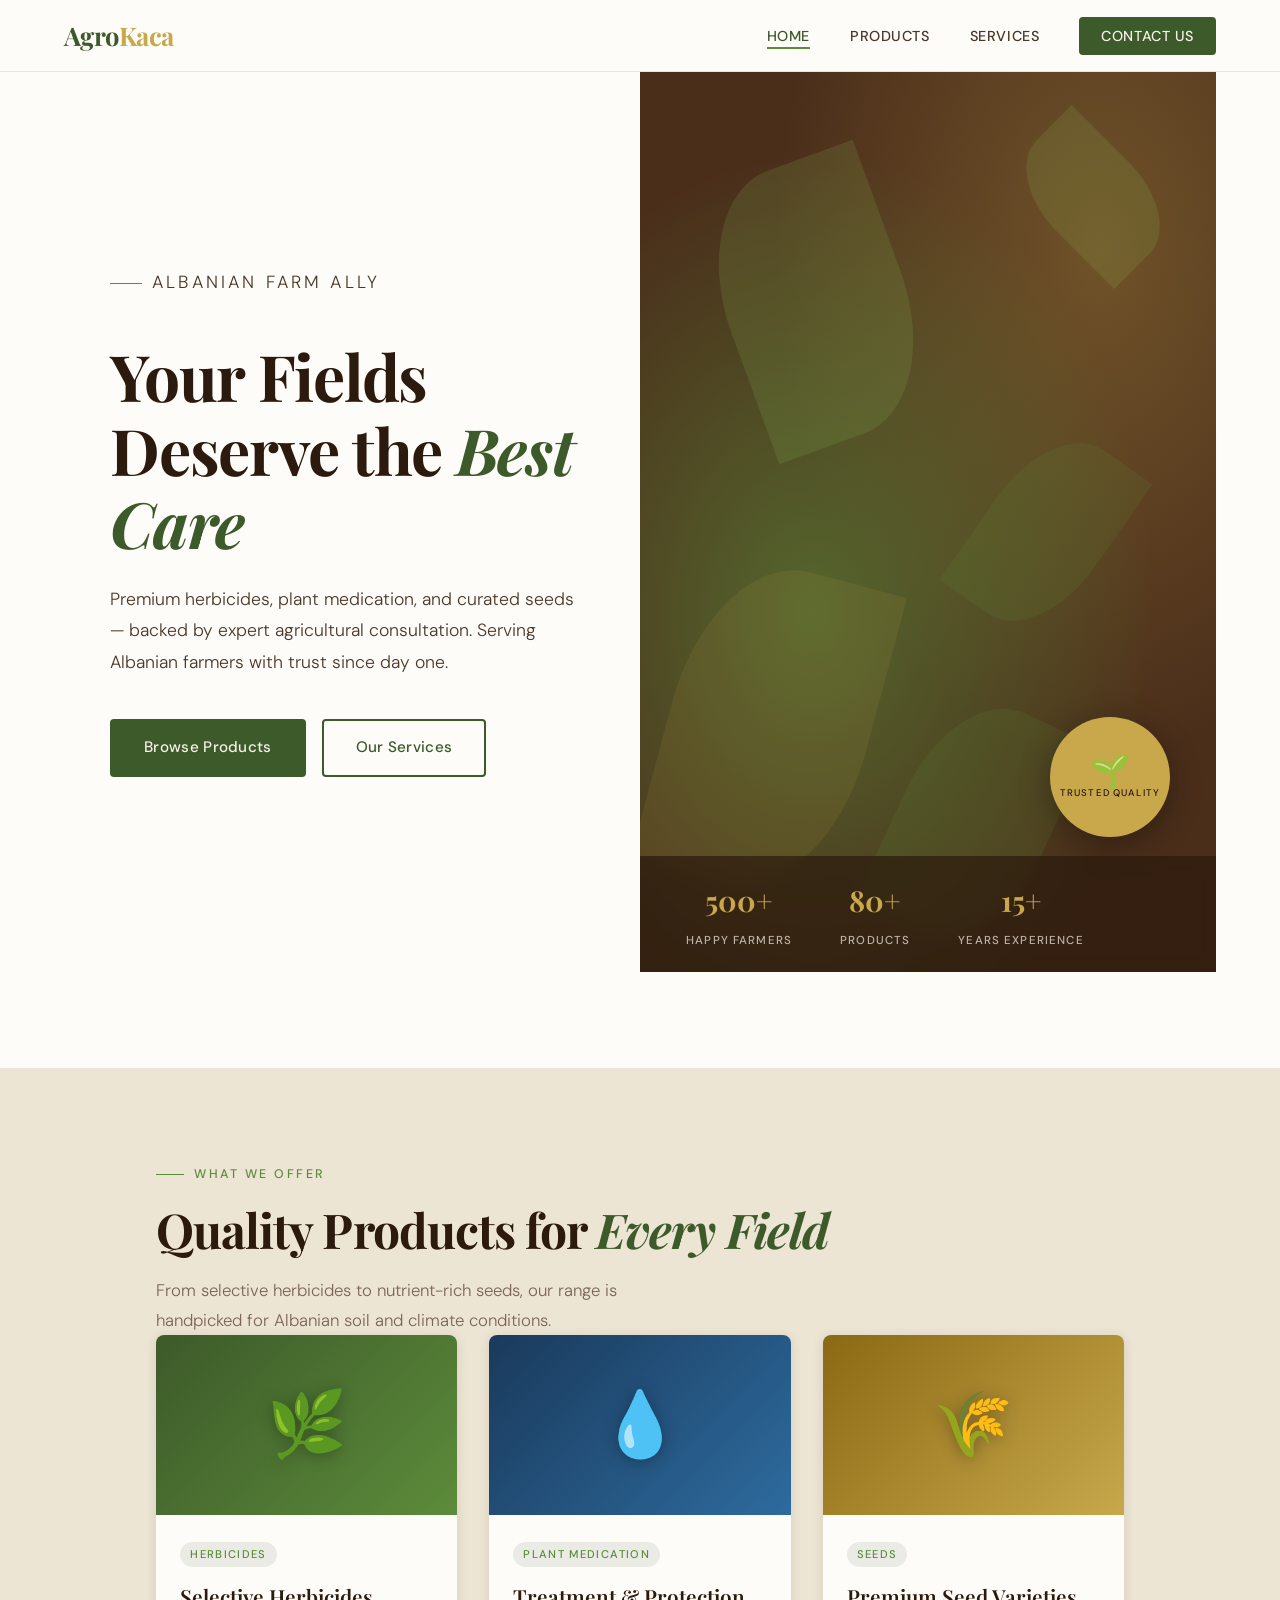
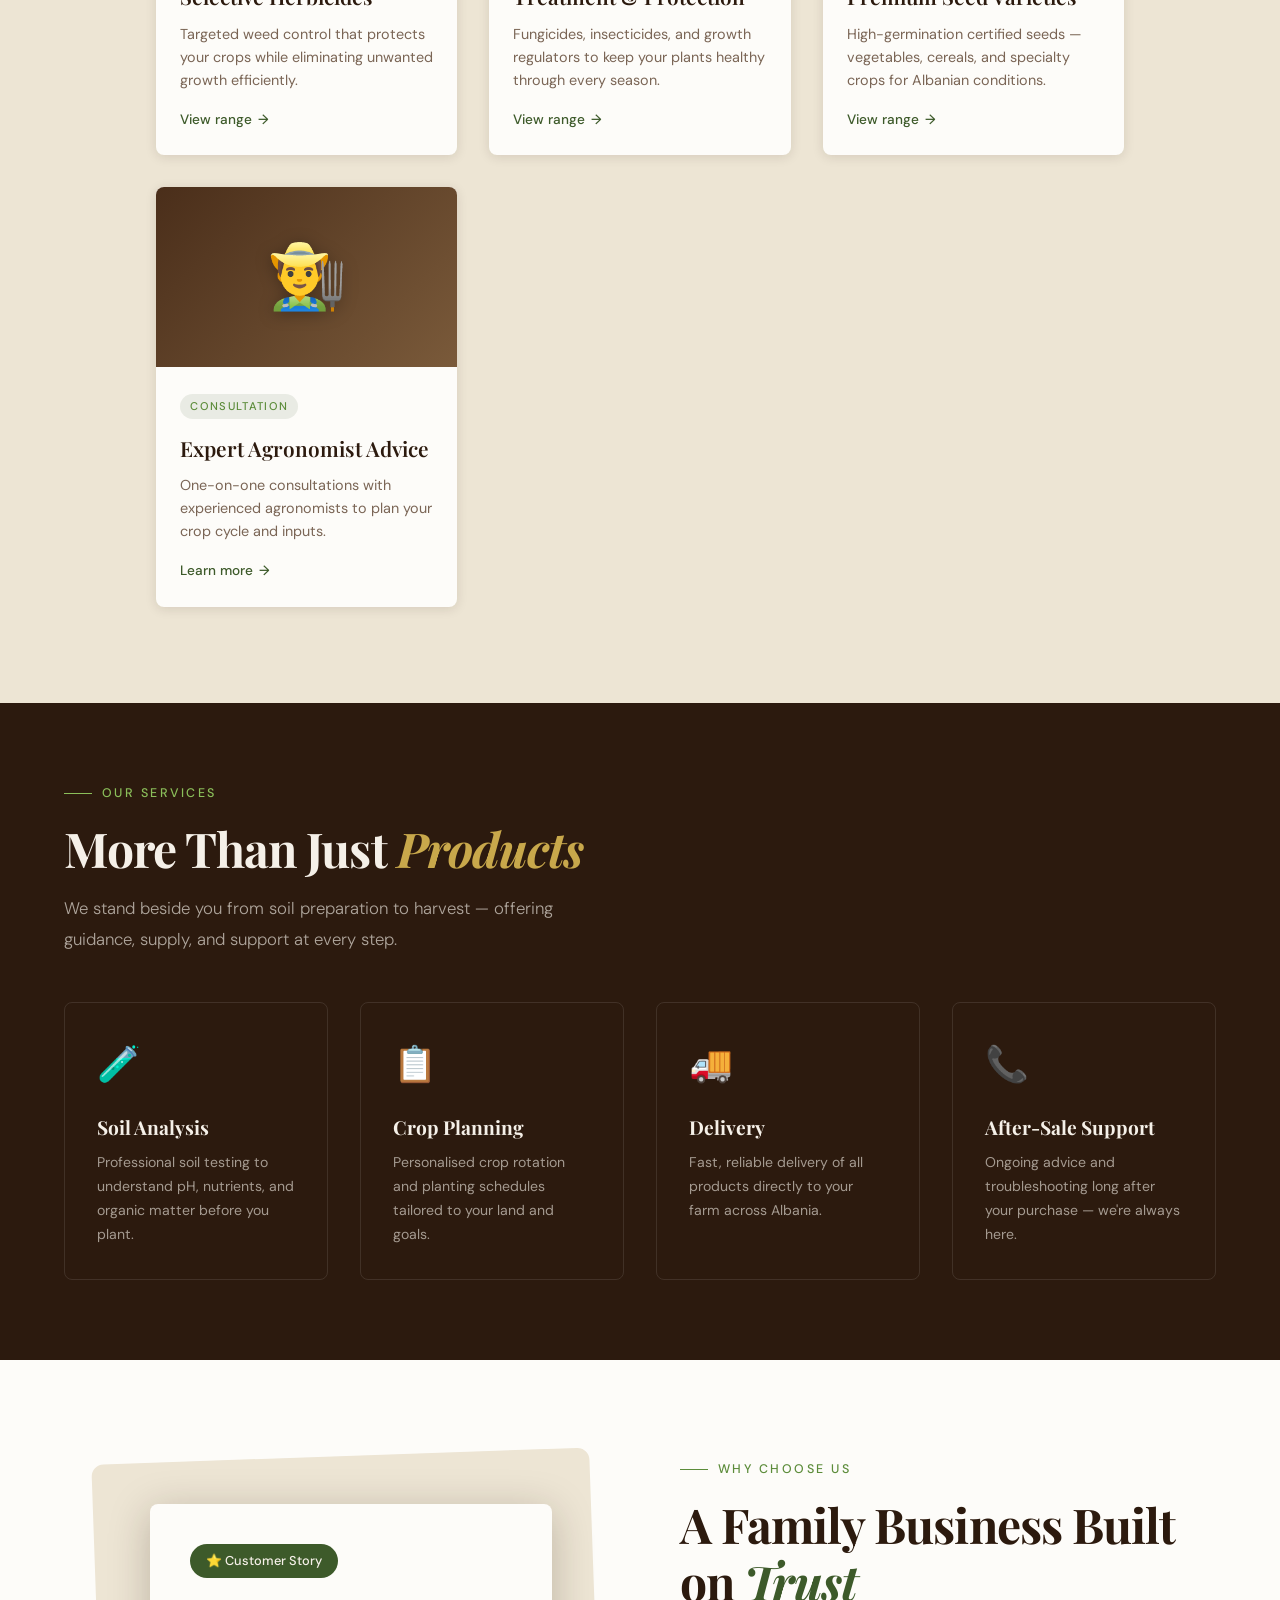
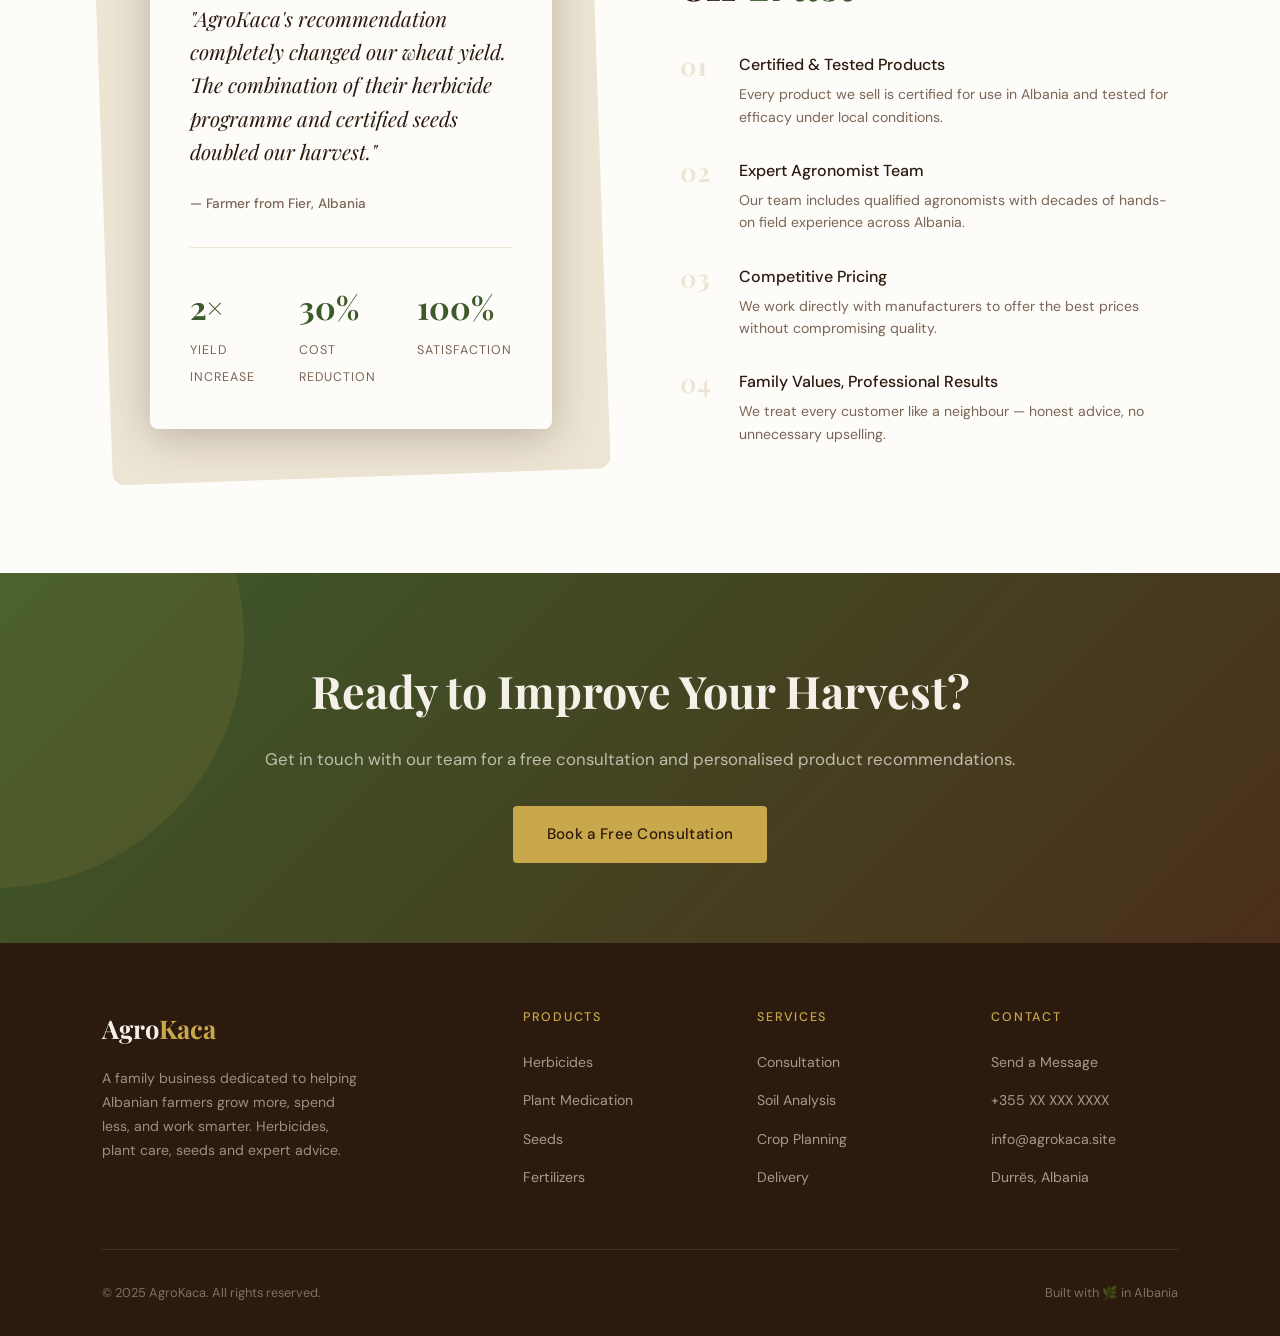
<file: index.html>
<!DOCTYPE html>
<html lang="en">
<head>
  <meta charset="UTF-8" />
  <meta name="viewport" content="width=device-width, initial-scale=1.0" />
  <title>AgroKaca — Herbicides, Plant Care & Seeds</title>
  <meta name="description" content="AgroKaca offers premium herbicides, plant medication, seeds and agricultural consultation services in Albania. Grow better, harvest more." />
  <link rel="stylesheet" href="css/style.css" />
  <link rel="icon" href="data:image/svg+xml,<svg xmlns='http://www.w3.org/2000/svg' viewBox='0 0 100 100'><text y='.9em' font-size='90'>🌿</text></svg>" />
</head>
<body>

  <!-- NAVBAR -->
  <nav>
    <a href="index.html" class="nav-logo">Agro<span>Kaca</span></a>
    <ul class="nav-links">
      <li><a href="index.html">Home</a></li>
      <li><a href="pages/products.html">Products</a></li>
      <li><a href="pages/services.html">Services</a></li>
      <li><a href="pages/contact.html" class="nav-cta">Contact Us</a></li>
    </ul>
    <button class="hamburger" aria-label="Open menu">
      <span></span><span></span><span></span>
    </button>
  </nav>

  <!-- HERO -->
  <section class="hero">
    <div class="hero-text">
      <p class="hero-eyebrow">Albanian Farm  Ally</p>
      <h1>Your Fields Deserve the <em>Best Care</em></h1>
      <p>Premium herbicides, plant medication, and curated seeds — backed by expert agricultural consultation. Serving Albanian farmers with trust since day one.</p>
      <div class="btn-group">
        <a href="pages/products.html" class="btn-primary">Browse Products</a>
        <a href="pages/services.html" class="btn-secondary">Our Services</a>
      </div>
    </div>

    <div class="hero-visual">
      <div class="hero-visual-bg"></div>
      <div class="hero-leaves">
        <div class="leaf-shape"></div>
        <div class="leaf-shape"></div>
        <div class="leaf-shape"></div>
        <div class="leaf-shape"></div>
        <div class="leaf-shape"></div>
      </div>
      <div class="hero-badge">
        <span class="big">🌱</span>
        <span class="small">Trusted Quality</span>
      </div>
      <div class="hero-stat-bar">
        <div class="hero-stat">
          <span class="num">500+</span>
          <span class="label">Happy Farmers</span>
        </div>
        <div class="hero-stat">
          <span class="num">80+</span>
          <span class="label">Products</span>
        </div>
        <div class="hero-stat">
          <span class="num">15+</span>
          <span class="label">Years Experience</span>
        </div>
      </div>
    </div>
  </section>

  <!-- FEATURED PRODUCTS -->
  <section class="products-section">
    <div style="padding: 0 8% 0; max-width: 1400px; margin: 0 auto;">
      <p class="section-label fade-up">What We Offer</p>
      <h2 class="section-title fade-up">Quality Products for <em>Every Field</em></h2>
      <p class="section-sub fade-up">From selective herbicides to nutrient-rich seeds, our range is handpicked for Albanian soil and climate conditions.</p>
    </div>
    <div class="products-grid" style="padding: 0 8%; max-width: 1400px; margin: 0 auto;">
      <a href="pages/products.html#herbicides" class="product-card fade-up">
        <div class="card-visual green"><span class="card-icon">🌿</span></div>
        <div class="card-body">
          <span class="card-tag">Herbicides</span>
          <h3>Selective Herbicides</h3>
          <p>Targeted weed control that protects your crops while eliminating unwanted growth efficiently.</p>
          <span class="card-link">View range</span>
        </div>
      </a>
      <a href="pages/products.html#medication" class="product-card fade-up">
        <div class="card-visual blue"><span class="card-icon">💧</span></div>
        <div class="card-body">
          <span class="card-tag">Plant Medication</span>
          <h3>Treatment & Protection</h3>
          <p>Fungicides, insecticides, and growth regulators to keep your plants healthy through every season.</p>
          <span class="card-link">View range</span>
        </div>
      </a>
      <a href="pages/products.html#seeds" class="product-card fade-up">
        <div class="card-visual wheat"><span class="card-icon">🌾</span></div>
        <div class="card-body">
          <span class="card-tag">Seeds</span>
          <h3>Premium Seed Varieties</h3>
          <p>High-germination certified seeds — vegetables, cereals, and specialty crops for Albanian conditions.</p>
          <span class="card-link">View range</span>
        </div>
      </a>
      <a href="pages/services.html" class="product-card fade-up">
        <div class="card-visual earth"><span class="card-icon">👨‍🌾</span></div>
        <div class="card-body">
          <span class="card-tag">Consultation</span>
          <h3>Expert Agronomist Advice</h3>
          <p>One-on-one consultations with experienced agronomists to plan your crop cycle and inputs.</p>
          <span class="card-link">Learn more</span>
        </div>
      </a>
    </div>
  </section>

  <!-- SERVICES STRIP -->
  <section class="services-strip">
    <p class="section-label fade-up">Our Services</p>
    <h2 class="section-title fade-up">More Than Just <em>Products</em></h2>
    <p class="section-sub fade-up">We stand beside you from soil preparation to harvest — offering guidance, supply, and support at every step.</p>
    <div class="services-grid">
      <div class="service-item fade-up">
        <span class="service-icon">🧪</span>
        <h3>Soil Analysis</h3>
        <p>Professional soil testing to understand pH, nutrients, and organic matter before you plant.</p>
      </div>
      <div class="service-item fade-up">
        <span class="service-icon">📋</span>
        <h3>Crop Planning</h3>
        <p>Personalised crop rotation and planting schedules tailored to your land and goals.</p>
      </div>
      <div class="service-item fade-up">
        <span class="service-icon">🚚</span>
        <h3>Delivery</h3>
        <p>Fast, reliable delivery of all products directly to your farm across Albania.</p>
      </div>
      <div class="service-item fade-up">
        <span class="service-icon">📞</span>
        <h3>After-Sale Support</h3>
        <p>Ongoing advice and troubleshooting long after your purchase — we're always here.</p>
      </div>
    </div>
  </section>

  <!-- WHY US -->
  <section class="why-us">
    <div class="why-us-visual fade-up">
      <div class="why-us-bg"></div>
      <div class="why-us-content-box">
        <div class="why-badge">⭐ Customer Story</div>
        <p class="why-quote">"AgroKaca's recommendation completely changed our wheat yield. The combination of their herbicide programme and certified seeds doubled our harvest."</p>
        <p class="why-author">— Farmer from Fier, Albania</p>
        <div class="why-stats">
          <div class="why-stat">
            <span class="n">2×</span>
            <span class="l">Yield increase</span>
          </div>
          <div class="why-stat">
            <span class="n">30%</span>
            <span class="l">Cost reduction</span>
          </div>
          <div class="why-stat">
            <span class="n">100%</span>
            <span class="l">Satisfaction</span>
          </div>
        </div>
      </div>
    </div>

    <div>
      <p class="section-label fade-up">Why Choose Us</p>
      <h2 class="section-title fade-up">A Family Business Built on <em>Trust</em></h2>
      <ul class="reasons-list">
        <li class="fade-up">
          <span class="reason-num">01</span>
          <div class="reason-text">
            <h4>Certified & Tested Products</h4>
            <p>Every product we sell is certified for use in Albania and tested for efficacy under local conditions.</p>
          </div>
        </li>
        <li class="fade-up">
          <span class="reason-num">02</span>
          <div class="reason-text">
            <h4>Expert Agronomist Team</h4>
            <p>Our team includes qualified agronomists with decades of hands-on field experience across Albania.</p>
          </div>
        </li>
        <li class="fade-up">
          <span class="reason-num">03</span>
          <div class="reason-text">
            <h4>Competitive Pricing</h4>
            <p>We work directly with manufacturers to offer the best prices without compromising quality.</p>
          </div>
        </li>
        <li class="fade-up">
          <span class="reason-num">04</span>
          <div class="reason-text">
            <h4>Family Values, Professional Results</h4>
            <p>We treat every customer like a neighbour — honest advice, no unnecessary upselling.</p>
          </div>
        </li>
      </ul>
    </div>
  </section>

  <!-- CTA -->
  <div class="cta-banner">
    <h2>Ready to Improve Your Harvest?</h2>
    <p>Get in touch with our team for a free consultation and personalised product recommendations.</p>
    <a href="pages/contact.html" class="btn-primary">Book a Free Consultation</a>
  </div>

  <!-- FOOTER -->
  <footer>
    <div class="footer-grid">
      <div class="footer-brand">
        <span class="logo">Agro<span>Kaca</span></span>
        <p>A family business dedicated to helping Albanian farmers grow more, spend less, and work smarter. Herbicides, plant care, seeds and expert advice.</p>
      </div>
      <div class="footer-col">
        <h4>Products</h4>
        <ul>
          <li><a href="pages/products.html#herbicides">Herbicides</a></li>
          <li><a href="pages/products.html#medication">Plant Medication</a></li>
          <li><a href="pages/products.html#seeds">Seeds</a></li>
          <li><a href="pages/products.html#fertilizers">Fertilizers</a></li>
        </ul>
      </div>
      <div class="footer-col">
        <h4>Services</h4>
        <ul>
          <li><a href="pages/services.html#consultation">Consultation</a></li>
          <li><a href="pages/services.html#soil">Soil Analysis</a></li>
          <li><a href="pages/services.html#planning">Crop Planning</a></li>
          <li><a href="pages/services.html#delivery">Delivery</a></li>
        </ul>
      </div>
      <div class="footer-col">
        <h4>Contact</h4>
        <ul>
          <li><a href="pages/contact.html">Send a Message</a></li>
          <li><a href="tel:+355">+355 XX XXX XXXX</a></li>
          <li><a href="mailto:info@agrokaca.site">info@agrokaca.site</a></li>
          <li><a href="#">Durrës, Albania</a></li>
        </ul>
      </div>
    </div>
    <div class="footer-bottom">
      <span>© 2025 AgroKaca. All rights reserved.</span>
      <span>Built with 🌿 in Albania</span>
    </div>
  </footer>

  <script src="js/main.js"></script>
</body>
</html>
</file>
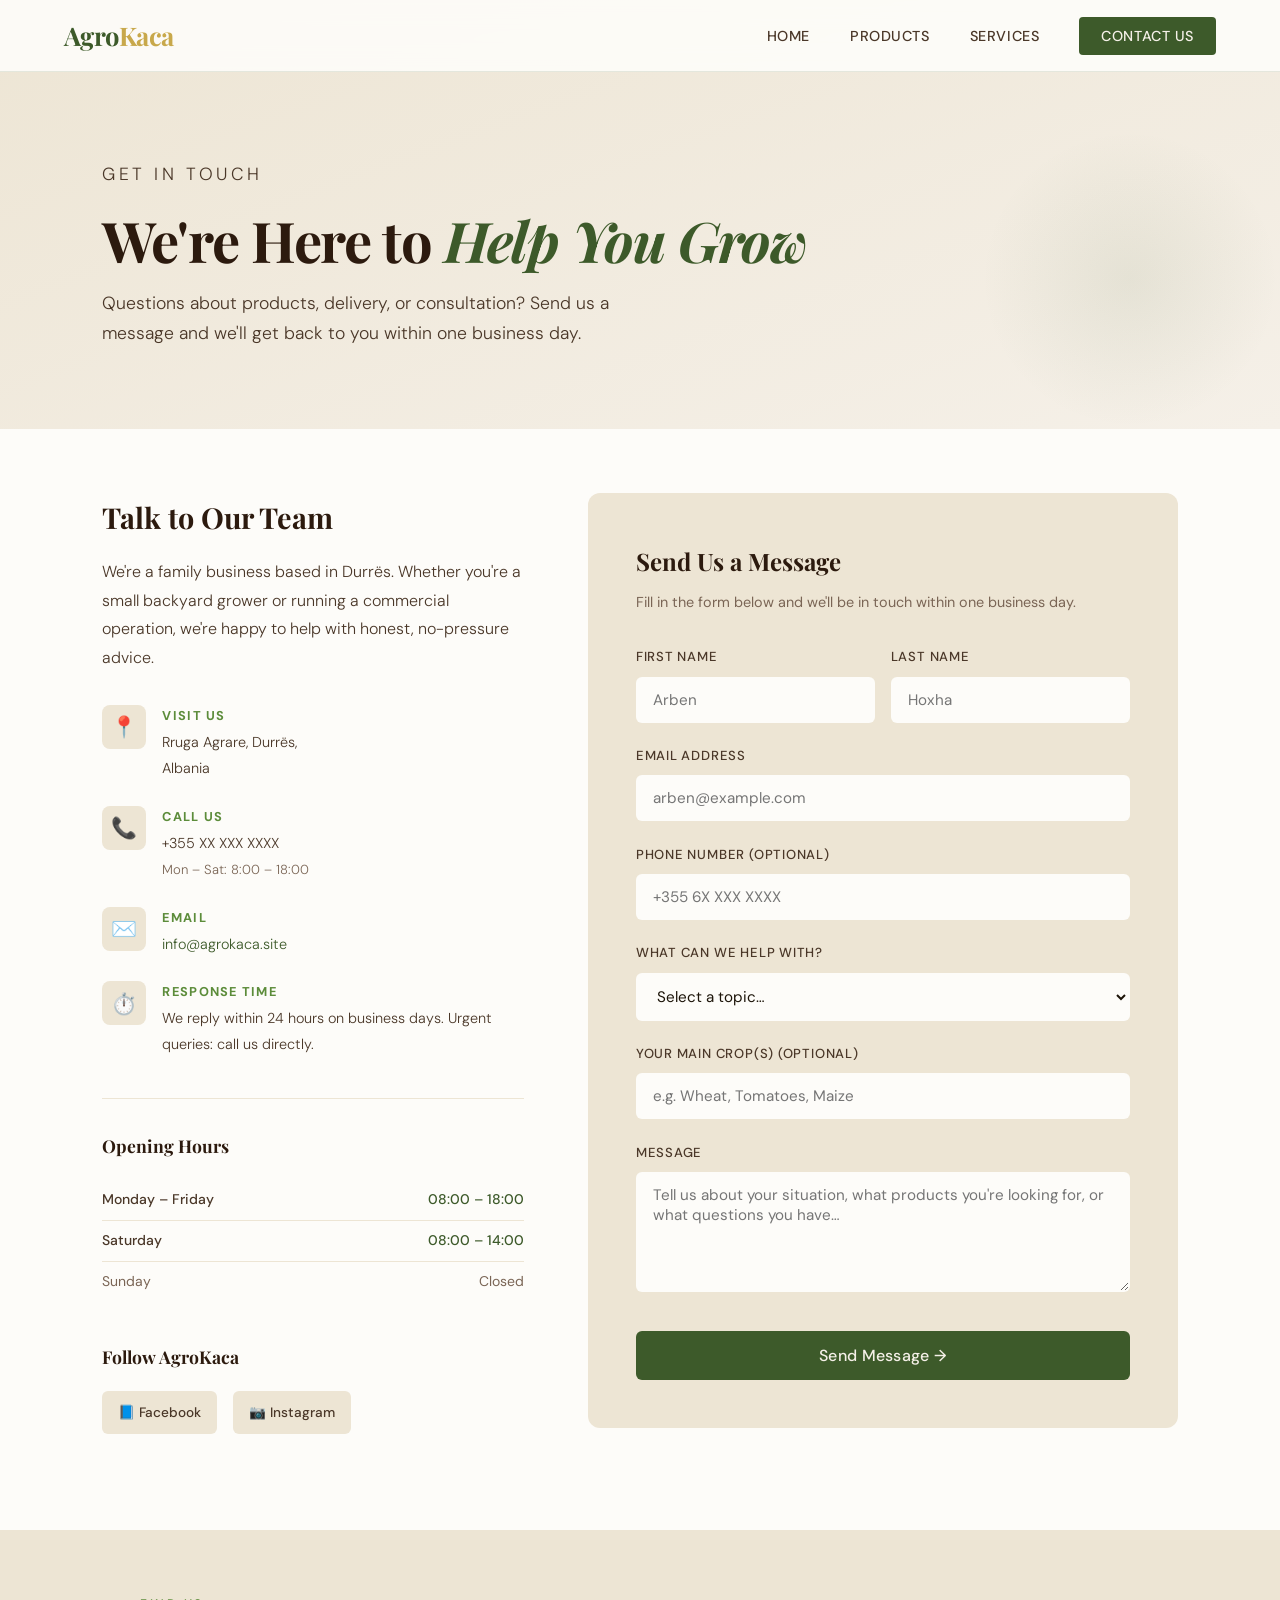
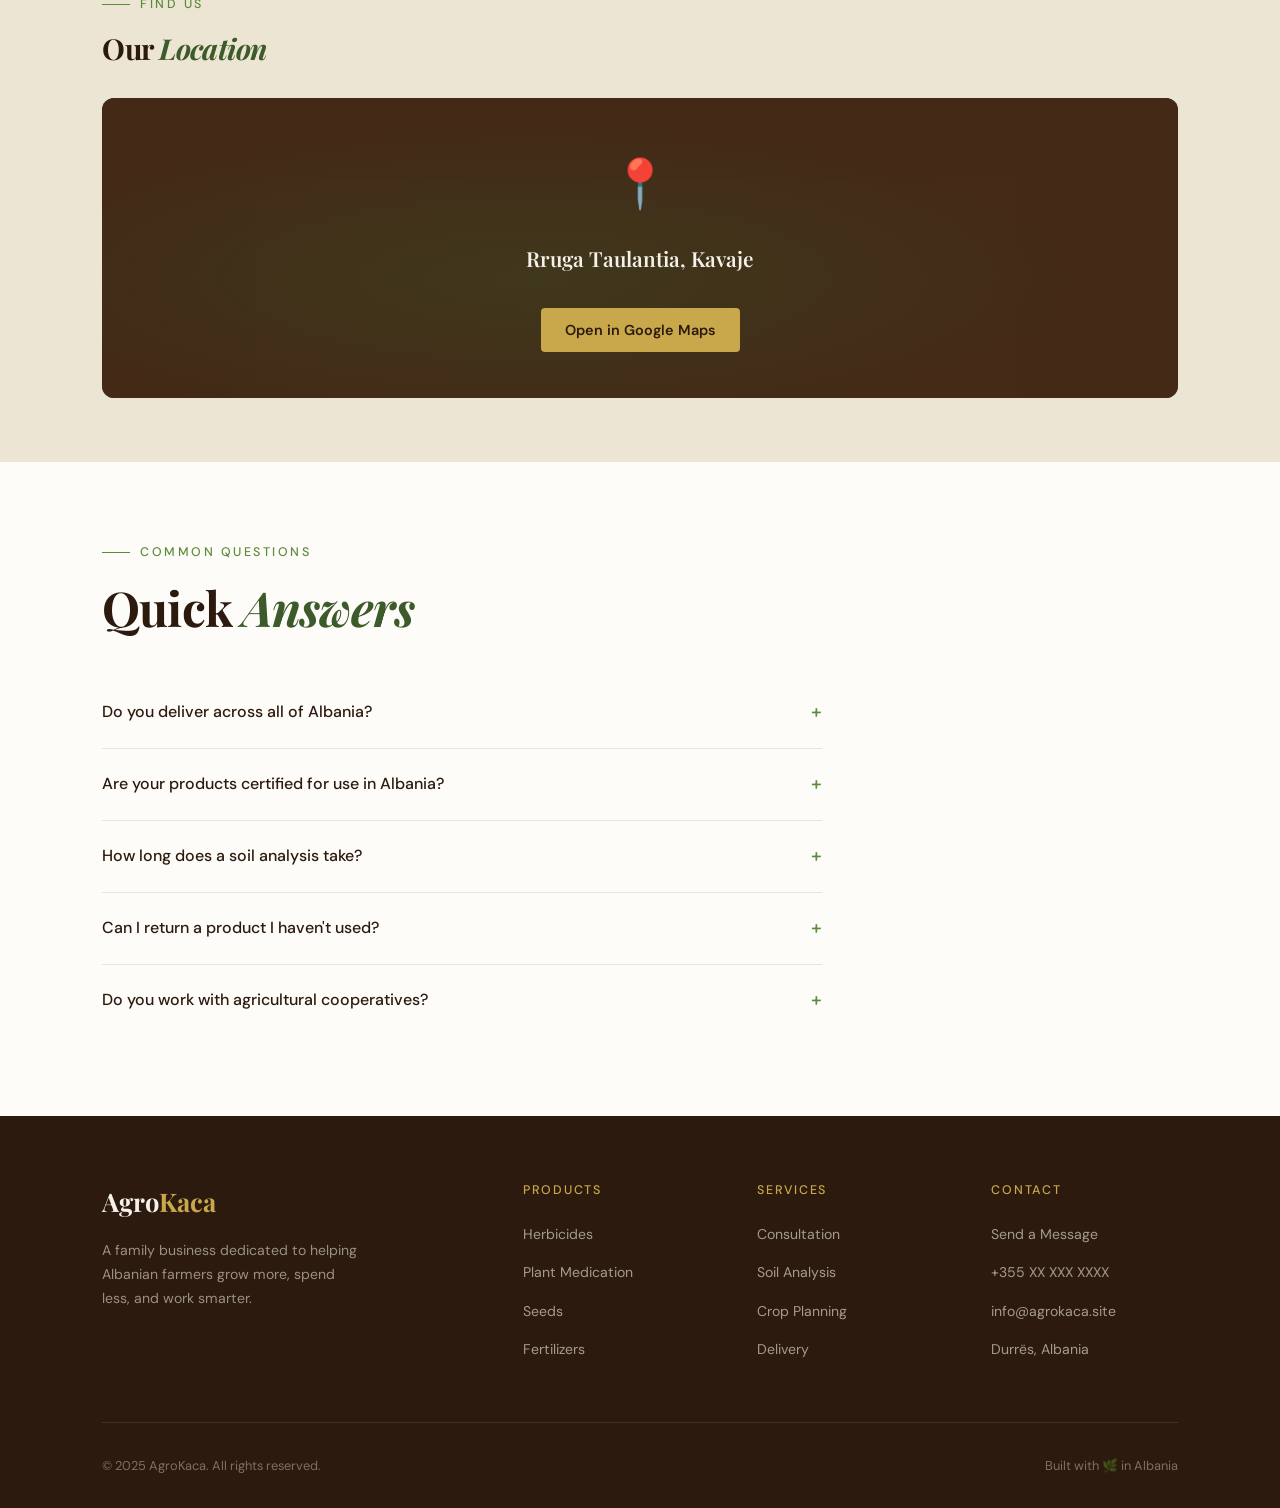
<file: pages/contact.html>
<!DOCTYPE html>
<html lang="en">
<head>
  <meta charset="UTF-8" />
  <meta name="viewport" content="width=device-width, initial-scale=1.0" />
  <title>Contact — AgroKaca</title>
  <meta name="description" content="Get in touch with AgroKaca for product enquiries, agricultural consultation, or to book a farm visit." />
  <link rel="stylesheet" href="../css/style.css" />
  <link rel="icon" href="data:image/svg+xml,<svg xmlns='http://www.w3.org/2000/svg' viewBox='0 0 100 100'><text y='.9em' font-size='90'>🌿</text></svg>" />
</head>
<body>

  <!-- NAVBAR -->
  <nav>
    <a href="../index.html" class="nav-logo">Agro<span>Kaca</span></a>
    <ul class="nav-links">
      <li><a href="../index.html">Home</a></li>
      <li><a href="products.html">Products</a></li>
      <li><a href="services.html">Services</a></li>
      <li><a href="contact.html" class="nav-cta">Contact Us</a></li>
    </ul>
    <button class="hamburger" aria-label="Open menu">
      <span></span><span></span><span></span>
    </button>
  </nav>

  <!-- PAGE HEADER -->
  <div class="page-header">
    <p class="page-header-label">Get In Touch</p>
    <h1>We're Here to <em>Help You Grow</em></h1>
    <p>Questions about products, delivery, or consultation? Send us a message and we'll get back to you within one business day.</p>
  </div>

  <!-- CONTACT LAYOUT -->
  <div class="contact-layout">

    <!-- LEFT: Info -->
    <div class="contact-info fade-up">
      <h2>Talk to Our Team</h2>
      <p>We're a family business based in Durrës. Whether you're a small backyard grower or running a commercial operation, we're happy to help with honest, no-pressure advice.</p>

      <div class="contact-detail">
        <div class="contact-detail-icon">📍</div>
        <div>
          <h4>Visit Us</h4>
          <p>Rruga Agrare, Durrës,<br>Albania</p>
        </div>
      </div>

      <div class="contact-detail">
        <div class="contact-detail-icon">📞</div>
        <div>
          <h4>Call Us</h4>
          <p>+355 XX XXX XXXX<br><span style="font-size:0.82rem;color:var(--text-light);">Mon – Sat: 8:00 – 18:00</span></p>
        </div>
      </div>

      <div class="contact-detail">
        <div class="contact-detail-icon">✉️</div>
        <div>
          <h4>Email</h4>
          <p><a href="mailto:info@agrokaca.site" style="color:var(--moss);text-decoration:none;">info@agrokaca.site</a></p>
        </div>
      </div>

      <div class="contact-detail">
        <div class="contact-detail-icon">⏱️</div>
        <div>
          <h4>Response Time</h4>
          <p>We reply within 24 hours on business days. Urgent queries: call us directly.</p>
        </div>
      </div>

      <!-- HOURS TABLE -->
      <div style="margin-top: 2.5rem; padding-top: 2rem; border-top: 1px solid var(--parchment);">
        <h3 style="font-family: 'Playfair Display', serif; font-size: 1.1rem; color: var(--soil); margin-bottom: 1.2rem;">Opening Hours</h3>
        <table style="width:100%; font-size:0.875rem; border-collapse:collapse;">
          <tr style="border-bottom: 1px solid var(--parchment);">
            <td style="padding:8px 0; color:var(--text-mid); font-weight:500;">Monday – Friday</td>
            <td style="padding:8px 0; color:var(--moss); text-align:right; font-weight:500;">08:00 – 18:00</td>
          </tr>
          <tr style="border-bottom: 1px solid var(--parchment);">
            <td style="padding:8px 0; color:var(--text-mid); font-weight:500;">Saturday</td>
            <td style="padding:8px 0; color:var(--moss); text-align:right; font-weight:500;">08:00 – 14:00</td>
          </tr>
          <tr>
            <td style="padding:8px 0; color:var(--text-light);">Sunday</td>
            <td style="padding:8px 0; color:var(--text-light); text-align:right;">Closed</td>
          </tr>
        </table>
      </div>

      <!-- SOCIAL STRIP -->
      <div style="margin-top: 2.5rem;">
        <h3 style="font-family: 'Playfair Display', serif; font-size: 1.1rem; color: var(--soil); margin-bottom: 1.2rem;">Follow AgroKaca</h3>
        <div style="display:flex;gap:1rem;">
          <a href="#" style="display:flex;align-items:center;gap:8px;background:var(--parchment);padding:10px 16px;border-radius:6px;text-decoration:none;color:var(--text-mid);font-size:0.85rem;font-weight:500;transition:background 0.2s;" onmouseover="this.style.background='#e0d8c8'" onmouseout="this.style.background='var(--parchment)'">
            📘 Facebook
          </a>
          <a href="#" style="display:flex;align-items:center;gap:8px;background:var(--parchment);padding:10px 16px;border-radius:6px;text-decoration:none;color:var(--text-mid);font-size:0.85rem;font-weight:500;transition:background 0.2s;" onmouseover="this.style.background='#e0d8c8'" onmouseout="this.style.background='var(--parchment)'">
            📷 Instagram
          </a>
        </div>
      </div>
    </div>

    <!-- RIGHT: Form -->
    <div class="contact-form fade-up">
      <h3>Send Us a Message</h3>
      <p class="form-sub">Fill in the form below and we'll be in touch within one business day.</p>

      <form id="contactForm" novalidate>
        <div class="form-row">
          <div class="form-group">
            <label for="fname">First Name</label>
            <input type="text" id="fname" name="fname" placeholder="Arben" required />
          </div>
          <div class="form-group">
            <label for="lname">Last Name</label>
            <input type="text" id="lname" name="lname" placeholder="Hoxha" required />
          </div>
        </div>

        <div class="form-group">
          <label for="email">Email Address</label>
          <input type="email" id="email" name="email" placeholder="arben@example.com" required />
        </div>

        <div class="form-group">
          <label for="phone">Phone Number (optional)</label>
          <input type="tel" id="phone" name="phone" placeholder="+355 6X XXX XXXX" />
        </div>

        <div class="form-group">
          <label for="subject">What can we help with?</label>
          <select id="subject" name="subject">
            <option value="">Select a topic…</option>
            <option value="products">Product enquiry</option>
            <option value="consultation">Request a consultation</option>
            <option value="soil">Soil analysis</option>
            <option value="delivery">Delivery question</option>
            <option value="order">Existing order</option>
            <option value="other">Other</option>
          </select>
        </div>

        <div class="form-group">
          <label for="crop">Your Main Crop(s) (optional)</label>
          <input type="text" id="crop" name="crop" placeholder="e.g. Wheat, Tomatoes, Maize" />
        </div>

        <div class="form-group">
          <label for="message">Message</label>
          <textarea id="message" name="message" placeholder="Tell us about your situation, what products you're looking for, or what questions you have…" required></textarea>
        </div>

        <button type="submit" class="submit-btn">Send Message →</button>
      </form>
    </div>

  </div>

  <!-- MAP PLACEHOLDER -->
  <div style="background: var(--parchment); padding: 4rem 8%;">
    <p class="section-label">Find Us</p>
    <h2 class="section-title" style="font-size: 1.8rem; margin-bottom: 2rem;">Our <em>Location</em></h2>
    <div style="background: var(--soil); border-radius: 12px; height: 300px; display:flex; align-items:center; justify-content:center; position:relative; overflow:hidden;">
      <div style="position:absolute;inset:0;background:radial-gradient(ellipse at 40% 60%, rgba(61,90,42,0.4) 0%, transparent 60%), var(--bark); opacity:0.8;"></div>
      <div style="position:relative;text-align:center;color:var(--cream);">
        <div style="font-size:3rem;margin-bottom:1rem;">📍</div>
        <p style="font-family:'Playfair Display',serif;font-size:1.3rem;font-weight:600;">Rruga Taulantia, Kavaje</p>
        <p style="font-size:0.9rem;opacity:0.7;margin-top:0.5rem;"></p>
        <a href="https://maps.google.com/?q=Durres+Albania" target="_blank" rel="noopener" style="display:inline-block;margin-top:1.5rem;background:var(--wheat);color:var(--soil);padding:10px 24px;border-radius:4px;text-decoration:none;font-weight:600;font-size:0.9rem;">Open in Google Maps</a>
      </div>
    </div>
  </div>

  <!-- FAQ -->
  <section style="padding: 5rem 8%;">
    <p class="section-label fade-up">Common Questions</p>
    <h2 class="section-title fade-up">Quick <em>Answers</em></h2>

    <div style="max-width: 720px; margin-top: 2.5rem;">
      <details class="fade-up" style="border-bottom:1px solid var(--parchment); padding: 1.2rem 0; cursor:pointer;">
        <summary style="font-weight:500;color:var(--soil);font-size:1rem;list-style:none;display:flex;justify-content:space-between;align-items:center;">
          Do you deliver across all of Albania?
          <span style="color:var(--leaf);font-size:1.2rem;">+</span>
        </summary>
        <p style="margin-top:0.8rem;color:var(--text-light);font-size:0.9rem;line-height:1.7;">Yes. We deliver to all regions of Albania. Orders placed before 12:00 are dispatched the same day for areas near Durrës. Remote areas may take 1–2 additional days.</p>
      </details>

      <details class="fade-up" style="border-bottom:1px solid var(--parchment); padding: 1.2rem 0; cursor:pointer;">
        <summary style="font-weight:500;color:var(--soil);font-size:1rem;list-style:none;display:flex;justify-content:space-between;align-items:center;">
          Are your products certified for use in Albania?
          <span style="color:var(--leaf);font-size:1.2rem;">+</span>
        </summary>
        <p style="margin-top:0.8rem;color:var(--text-light);font-size:0.9rem;line-height:1.7;">Yes. Every product we sell holds the required Albanian plant protection registration. We only stock products that are legal, labelled, and safe for use under Albanian regulations.</p>
      </details>

      <details class="fade-up" style="border-bottom:1px solid var(--parchment); padding: 1.2rem 0; cursor:pointer;">
        <summary style="font-weight:500;color:var(--soil);font-size:1rem;list-style:none;display:flex;justify-content:space-between;align-items:center;">
          How long does a soil analysis take?
          <span style="color:var(--leaf);font-size:1.2rem;">+</span>
        </summary>
        <p style="margin-top:0.8rem;color:var(--text-light);font-size:0.9rem;line-height:1.7;">Standard turnaround is 5–7 business days from when we receive your sample. We'll contact you as soon as results are ready and book a call to walk you through the recommendations.</p>
      </details>

      <details class="fade-up" style="border-bottom:1px solid var(--parchment); padding: 1.2rem 0; cursor:pointer;">
        <summary style="font-weight:500;color:var(--soil);font-size:1rem;list-style:none;display:flex;justify-content:space-between;align-items:center;">
          Can I return a product I haven't used?
          <span style="color:var(--leaf);font-size:1.2rem;">+</span>
        </summary>
        <p style="margin-top:0.8rem;color:var(--text-light);font-size:0.9rem;line-height:1.7;">Yes, unopened products in original packaging can be returned within 14 days of purchase. Contact us first and we'll arrange collection or you can return in-store.</p>
      </details>

      <details class="fade-up" style="padding: 1.2rem 0; cursor:pointer;">
        <summary style="font-weight:500;color:var(--soil);font-size:1rem;list-style:none;display:flex;justify-content:space-between;align-items:center;">
          Do you work with agricultural cooperatives?
          <span style="color:var(--leaf);font-size:1.2rem;">+</span>
        </summary>
        <p style="margin-top:0.8rem;color:var(--text-light);font-size:0.9rem;line-height:1.7;">Absolutely. We offer volume pricing and dedicated support for cooperatives and group buying schemes. Get in touch to discuss your needs and we'll put together a tailored proposal.</p>
      </details>
    </div>
  </section>

  <!-- FOOTER -->
  <footer>
    <div class="footer-grid">
      <div class="footer-brand">
        <span class="logo">Agro<span>Kaca</span></span>
        <p>A family business dedicated to helping Albanian farmers grow more, spend less, and work smarter.</p>
      </div>
      <div class="footer-col">
        <h4>Products</h4>
        <ul>
          <li><a href="products.html#herbicides">Herbicides</a></li>
          <li><a href="products.html#medication">Plant Medication</a></li>
          <li><a href="products.html#seeds">Seeds</a></li>
          <li><a href="products.html#fertilizers">Fertilizers</a></li>
        </ul>
      </div>
      <div class="footer-col">
        <h4>Services</h4>
        <ul>
          <li><a href="services.html#consultation">Consultation</a></li>
          <li><a href="services.html#soil">Soil Analysis</a></li>
          <li><a href="services.html#planning">Crop Planning</a></li>
          <li><a href="services.html#delivery">Delivery</a></li>
        </ul>
      </div>
      <div class="footer-col">
        <h4>Contact</h4>
        <ul>
          <li><a href="contact.html">Send a Message</a></li>
          <li><a href="tel:+355">+355 XX XXX XXXX</a></li>
          <li><a href="mailto:info@agrokaca.site">info@agrokaca.site</a></li>
          <li><a href="#">Durrës, Albania</a></li>
        </ul>
      </div>
    </div>
    <div class="footer-bottom">
      <span>© 2025 AgroKaca. All rights reserved.</span>
      <span>Built with 🌿 in Albania</span>
    </div>
  </footer>

  <script src="../js/main.js"></script>
</body>
</html>
</file>
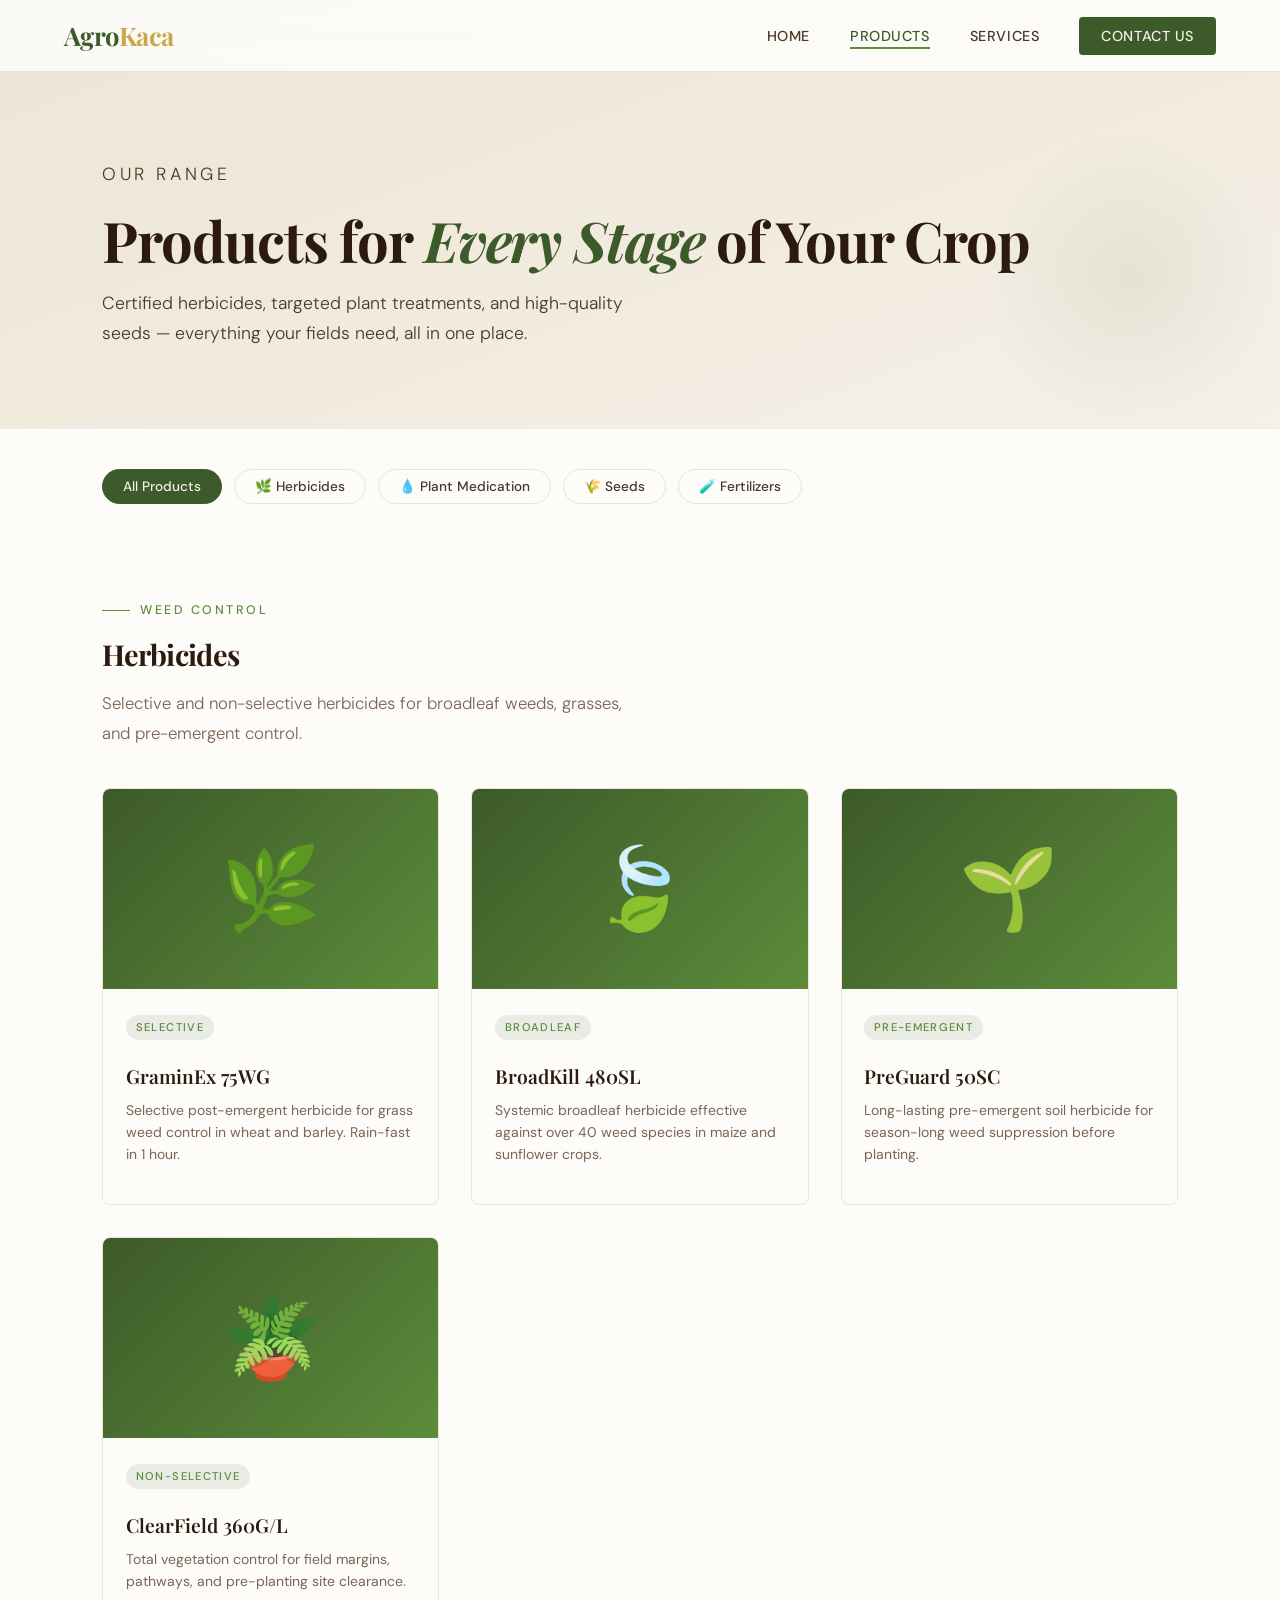
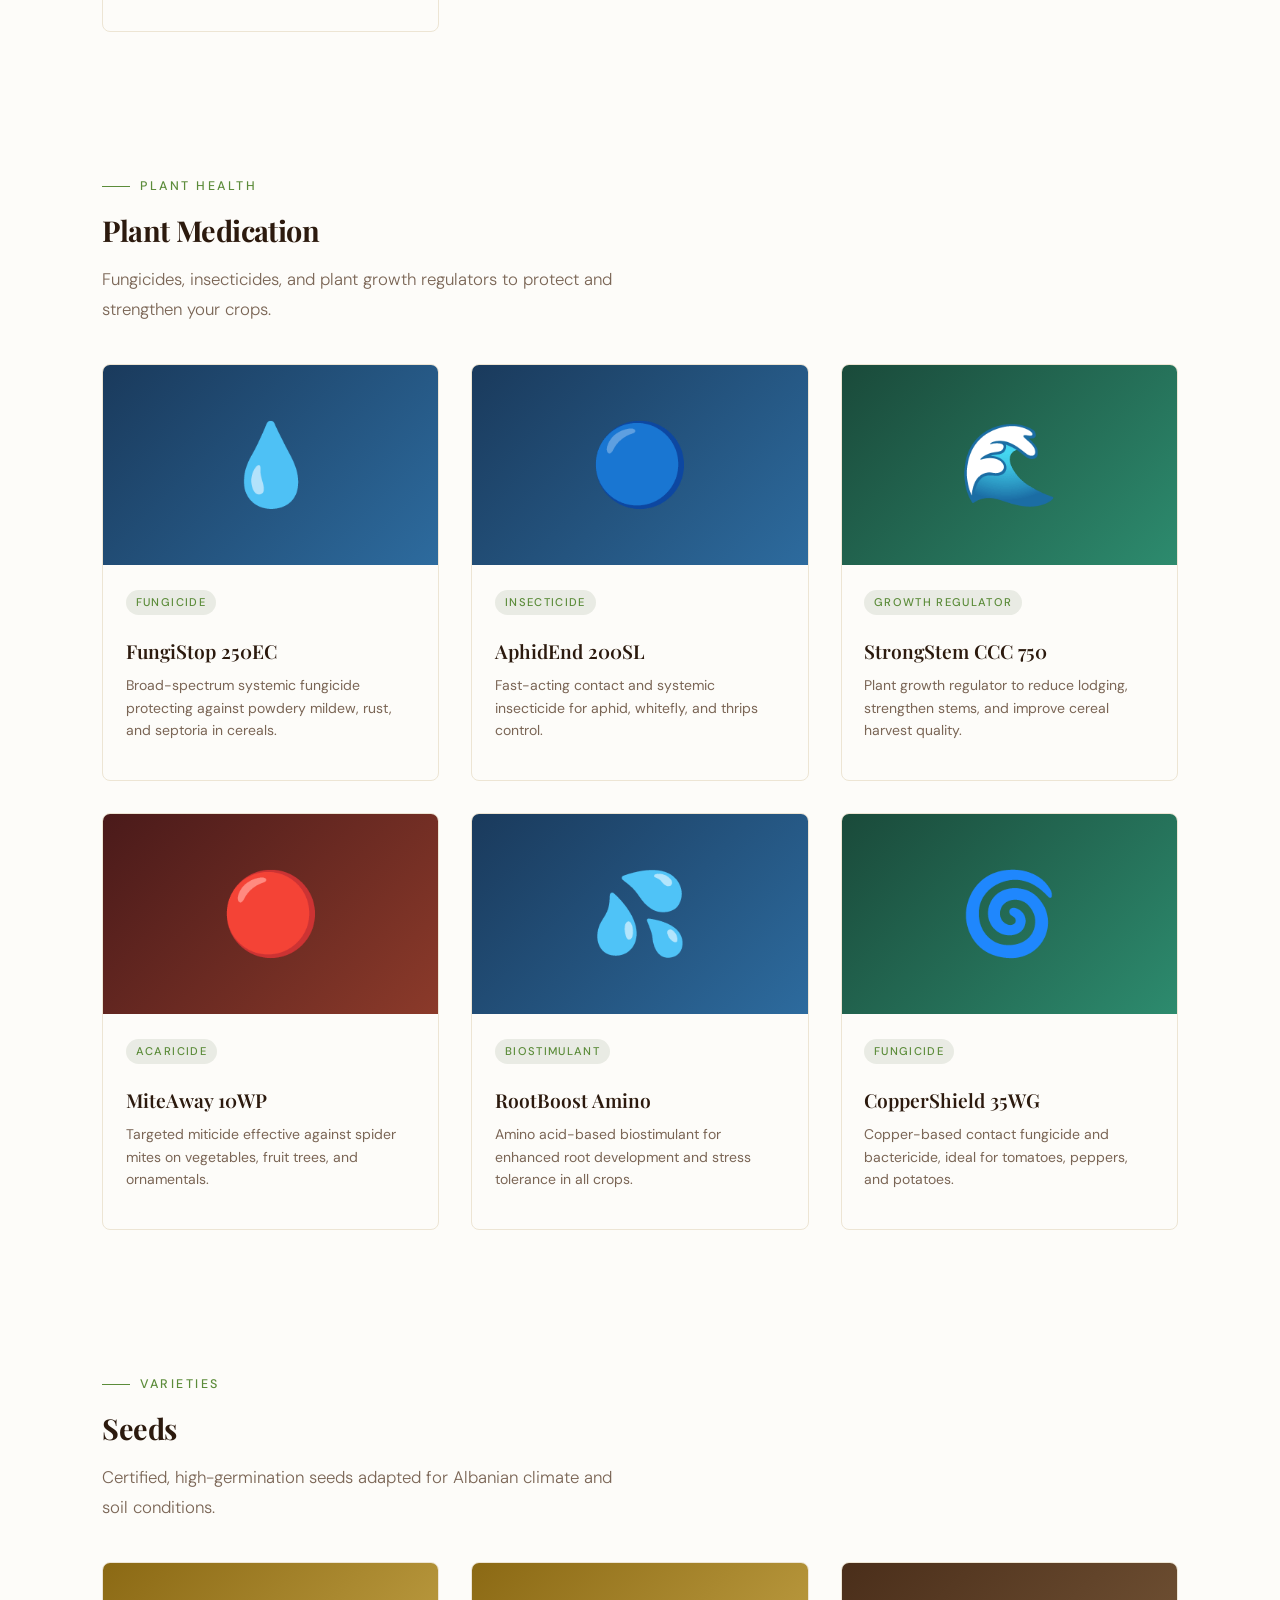
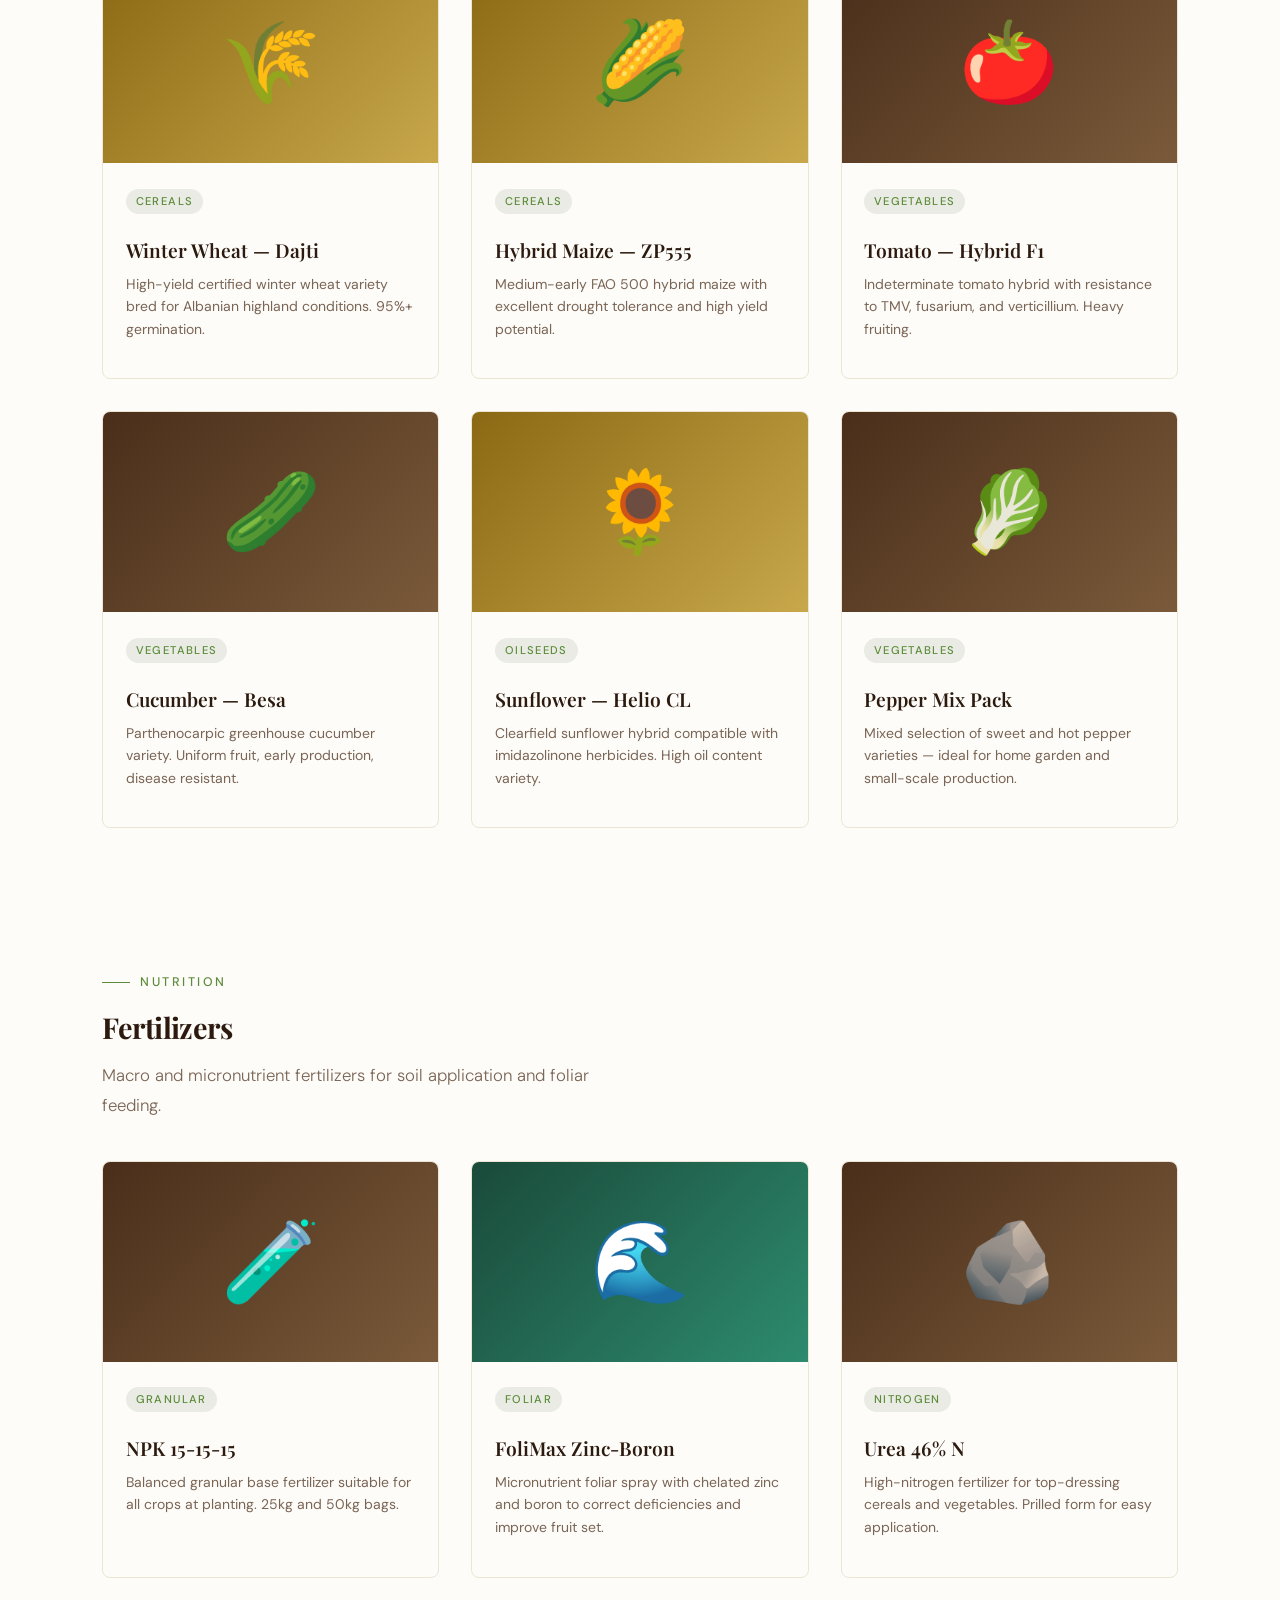
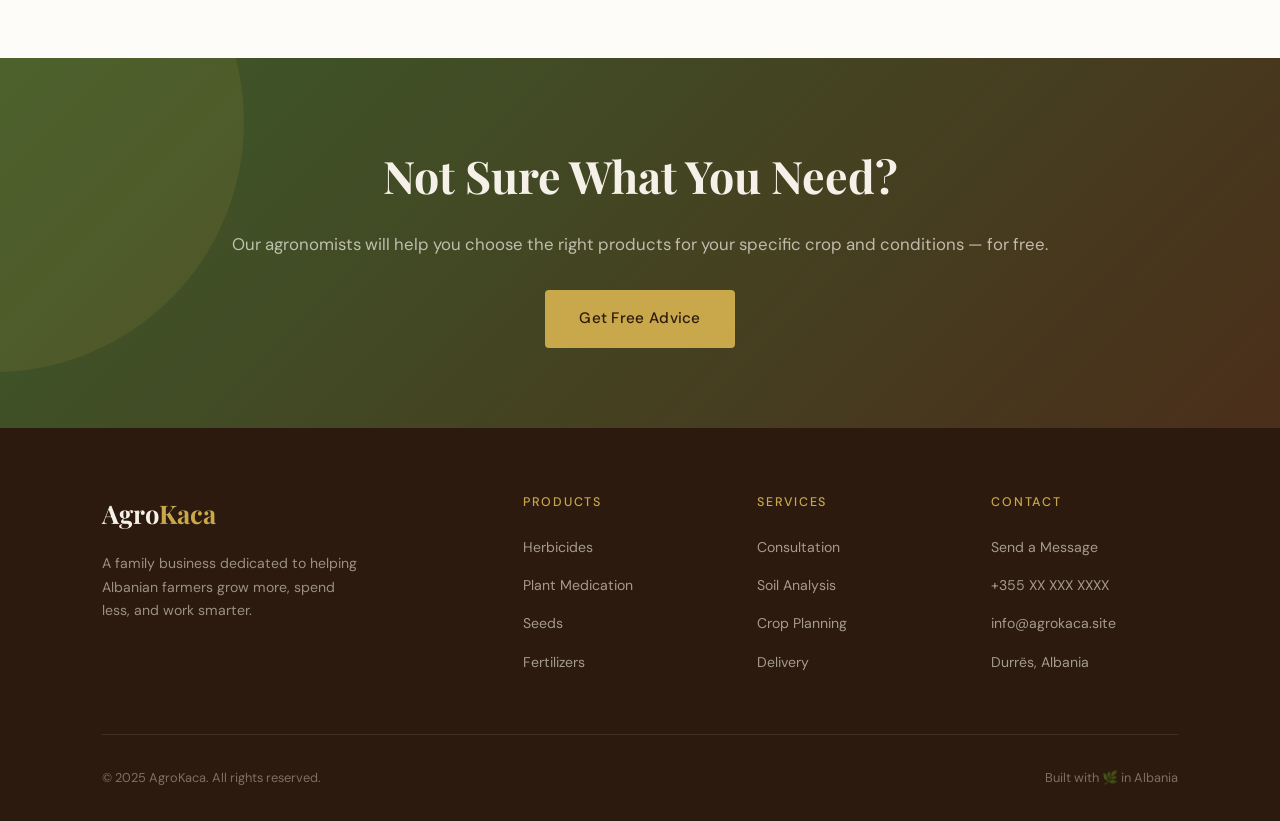
<file: pages/products.html>
<!DOCTYPE html>
<html lang="en">
<head>
  <meta charset="UTF-8" />
  <meta name="viewport" content="width=device-width, initial-scale=1.0" />
  <title>Products — AgroKaca</title>
  <meta name="description" content="Browse AgroKaca's full range of herbicides, plant medication, and premium seeds for Albanian farmers." />
  <link rel="stylesheet" href="../css/style.css" />
  <link rel="icon" href="data:image/svg+xml,<svg xmlns='http://www.w3.org/2000/svg' viewBox='0 0 100 100'><text y='.9em' font-size='90'>🌿</text></svg>" />
</head>
<body>

  <!-- NAVBAR -->
  <nav>
    <a href="../index.html" class="nav-logo">Agro<span>Kaca</span></a>
    <ul class="nav-links">
      <li><a href="../index.html">Home</a></li>
      <li><a href="products.html">Products</a></li>
      <li><a href="services.html">Services</a></li>
      <li><a href="contact.html" class="nav-cta">Contact Us</a></li>
    </ul>
    <button class="hamburger" aria-label="Open menu">
      <span></span><span></span><span></span>
    </button>
  </nav>

  <!-- PAGE HEADER -->
  <div class="page-header">
    <p class="page-header-label">Our Range</p>
    <h1>Products for <em>Every Stage</em> of Your Crop</h1>
    <p>Certified herbicides, targeted plant treatments, and high-quality seeds — everything your fields need, all in one place.</p>
  </div>

  <!-- FILTER BAR -->
  <div style="padding: 2.5rem 8% 0;">
    <div class="filter-bar" style="padding: 0;">
      <button class="filter-btn active" data-filter="all" onclick="filterProducts(this, 'all')">All Products</button>
      <button class="filter-btn" data-filter="herbicide" onclick="filterProducts(this, 'herbicide')">🌿 Herbicides</button>
      <button class="filter-btn" data-filter="medication" onclick="filterProducts(this, 'medication')">💧 Plant Medication</button>
      <button class="filter-btn" data-filter="seeds" onclick="filterProducts(this, 'seeds')">🌾 Seeds</button>
      <button class="filter-btn" data-filter="fertilizer" onclick="filterProducts(this, 'fertilizer')">🧪 Fertilizers</button>
    </div>
  </div>

  <!-- HERBICIDES -->
  <div id="herbicides" style="padding: 3rem 8% 1rem;">
    <p class="section-label">Weed Control</p>
    <h2 class="section-title" style="font-size: 1.8rem;">Herbicides</h2>
    <p class="section-sub">Selective and non-selective herbicides for broadleaf weeds, grasses, and pre-emergent control.</p>
  </div>

  <div class="products-full-grid" style="padding-top: 1.5rem;">
    <div class="product-full-card fade-up" data-category="herbicide">
      <div class="product-img-area green">🌿</div>
      <div class="card-body">
        <span class="card-tag">Selective</span>
        <h3>GraminEx 75WG</h3>
        <p>Selective post-emergent herbicide for grass weed control in wheat and barley. Rain-fast in 1 hour.</p>
      </div>
    </div>
    <div class="product-full-card fade-up" data-category="herbicide">
      <div class="product-img-area green">🍃</div>
      <div class="card-body">
        <span class="card-tag">Broadleaf</span>
        <h3>BroadKill 480SL</h3>
        <p>Systemic broadleaf herbicide effective against over 40 weed species in maize and sunflower crops.</p>
      </div>
    </div>
    <div class="product-full-card fade-up" data-category="herbicide">
      <div class="product-img-area green">🌱</div>
      <div class="card-body">
        <span class="card-tag">Pre-emergent</span>
        <h3>PreGuard 50SC</h3>
        <p>Long-lasting pre-emergent soil herbicide for season-long weed suppression before planting.</p>
      </div>
    </div>
    <div class="product-full-card fade-up" data-category="herbicide">
      <div class="product-img-area green">🪴</div>
      <div class="card-body">
        <span class="card-tag">Non-selective</span>
        <h3>ClearField 360G/L</h3>
        <p>Total vegetation control for field margins, pathways, and pre-planting site clearance.</p>
      </div>
    </div>
  </div>

  <!-- PLANT MEDICATION -->
  <div id="medication" style="padding: 3rem 8% 1rem;">
    <p class="section-label">Plant Health</p>
    <h2 class="section-title" style="font-size: 1.8rem;">Plant Medication</h2>
    <p class="section-sub">Fungicides, insecticides, and plant growth regulators to protect and strengthen your crops.</p>
  </div>

  <div class="products-full-grid" style="padding-top: 1.5rem;">
    <div class="product-full-card fade-up" data-category="medication">
      <div class="product-img-area blue">💧</div>
      <div class="card-body">
        <span class="card-tag">Fungicide</span>
        <h3>FungiStop 250EC</h3>
        <p>Broad-spectrum systemic fungicide protecting against powdery mildew, rust, and septoria in cereals.</p>
      </div>
    </div>
    <div class="product-full-card fade-up" data-category="medication">
      <div class="product-img-area blue">🔵</div>
      <div class="card-body">
        <span class="card-tag">Insecticide</span>
        <h3>AphidEnd 200SL</h3>
        <p>Fast-acting contact and systemic insecticide for aphid, whitefly, and thrips control.</p>
      </div>
    </div>
    <div class="product-full-card fade-up" data-category="medication">
      <div class="product-img-area teal">🌊</div>
      <div class="card-body">
        <span class="card-tag">Growth Regulator</span>
        <h3>StrongStem CCC 750</h3>
        <p>Plant growth regulator to reduce lodging, strengthen stems, and improve cereal harvest quality.</p>
      </div>
    </div>
    <div class="product-full-card fade-up" data-category="medication">
      <div class="product-img-area red">🔴</div>
      <div class="card-body">
        <span class="card-tag">Acaricide</span>
        <h3>MiteAway 10WP</h3>
        <p>Targeted miticide effective against spider mites on vegetables, fruit trees, and ornamentals.</p>
      </div>
    </div>
    <div class="product-full-card fade-up" data-category="medication">
      <div class="product-img-area blue">💦</div>
      <div class="card-body">
        <span class="card-tag">Biostimulant</span>
        <h3>RootBoost Amino</h3>
        <p>Amino acid-based biostimulant for enhanced root development and stress tolerance in all crops.</p>
      </div>
    </div>
    <div class="product-full-card fade-up" data-category="medication">
      <div class="product-img-area teal">🌀</div>
      <div class="card-body">
        <span class="card-tag">Fungicide</span>
        <h3>CopperShield 35WG</h3>
        <p>Copper-based contact fungicide and bactericide, ideal for tomatoes, peppers, and potatoes.</p>
      </div>
    </div>
  </div>

  <!-- SEEDS -->
  <div id="seeds" style="padding: 3rem 8% 1rem;">
    <p class="section-label">Varieties</p>
    <h2 class="section-title" style="font-size: 1.8rem;">Seeds</h2>
    <p class="section-sub">Certified, high-germination seeds adapted for Albanian climate and soil conditions.</p>
  </div>

  <div class="products-full-grid" style="padding-top: 1.5rem;">
    <div class="product-full-card fade-up" data-category="seeds">
      <div class="product-img-area wheat">🌾</div>
      <div class="card-body">
        <span class="card-tag">Cereals</span>
        <h3>Winter Wheat — Dajti</h3>
        <p>High-yield certified winter wheat variety bred for Albanian highland conditions. 95%+ germination.</p>
      </div>
    </div>
    <div class="product-full-card fade-up" data-category="seeds">
      <div class="product-img-area wheat">🌽</div>
      <div class="card-body">
        <span class="card-tag">Cereals</span>
        <h3>Hybrid Maize — ZP555</h3>
        <p>Medium-early FAO 500 hybrid maize with excellent drought tolerance and high yield potential.</p>
      </div>
    </div>
    <div class="product-full-card fade-up" data-category="seeds">
      <div class="product-img-area earth">🍅</div>
      <div class="card-body">
        <span class="card-tag">Vegetables</span>
        <h3>Tomato — Hybrid F1</h3>
        <p>Indeterminate tomato hybrid with resistance to TMV, fusarium, and verticillium. Heavy fruiting.</p>
      </div>
    </div>
    <div class="product-full-card fade-up" data-category="seeds">
      <div class="product-img-area earth">🥒</div>
      <div class="card-body">
        <span class="card-tag">Vegetables</span>
        <h3>Cucumber — Besa</h3>
        <p>Parthenocarpic greenhouse cucumber variety. Uniform fruit, early production, disease resistant.</p>
      </div>
    </div>
    <div class="product-full-card fade-up" data-category="seeds">
      <div class="product-img-area wheat">🌻</div>
      <div class="card-body">
        <span class="card-tag">Oilseeds</span>
        <h3>Sunflower — Helio CL</h3>
        <p>Clearfield sunflower hybrid compatible with imidazolinone herbicides. High oil content variety.</p>
      </div>
    </div>
    <div class="product-full-card fade-up" data-category="seeds">
      <div class="product-img-area earth">🥬</div>
      <div class="card-body">
        <span class="card-tag">Vegetables</span>
        <h3>Pepper Mix Pack</h3>
        <p>Mixed selection of sweet and hot pepper varieties — ideal for home garden and small-scale production.</p>
      </div>
    </div>
  </div>

  <!-- FERTILIZERS -->
  <div id="fertilizers" style="padding: 3rem 8% 1rem;">
    <p class="section-label">Nutrition</p>
    <h2 class="section-title" style="font-size: 1.8rem;">Fertilizers</h2>
    <p class="section-sub">Macro and micronutrient fertilizers for soil application and foliar feeding.</p>
  </div>

  <div class="products-full-grid" style="padding-top: 1.5rem; padding-bottom: 5rem;">
    <div class="product-full-card fade-up" data-category="fertilizer">
      <div class="product-img-area earth">🧪</div>
      <div class="card-body">
        <span class="card-tag">Granular</span>
        <h3>NPK 15-15-15</h3>
        <p>Balanced granular base fertilizer suitable for all crops at planting. 25kg and 50kg bags.</p>
      </div>
    </div>
    <div class="product-full-card fade-up" data-category="fertilizer">
      <div class="product-img-area teal">🌊</div>
      <div class="card-body">
        <span class="card-tag">Foliar</span>
        <h3>FoliMax Zinc-Boron</h3>
        <p>Micronutrient foliar spray with chelated zinc and boron to correct deficiencies and improve fruit set.</p>
      </div>
    </div>
    <div class="product-full-card fade-up" data-category="fertilizer">
      <div class="product-img-area earth">🪨</div>
      <div class="card-body">
        <span class="card-tag">Nitrogen</span>
        <h3>Urea 46% N</h3>
        <p>High-nitrogen fertilizer for top-dressing cereals and vegetables. Prilled form for easy application.</p>
      </div>
    </div>
  </div>

  <!-- CTA -->
  <div class="cta-banner">
    <h2>Not Sure What You Need?</h2>
    <p>Our agronomists will help you choose the right products for your specific crop and conditions — for free.</p>
    <a href="contact.html" class="btn-primary">Get Free Advice</a>
  </div>

  <!-- FOOTER -->
  <footer>
    <div class="footer-grid">
      <div class="footer-brand">
        <span class="logo">Agro<span>Kaca</span></span>
        <p>A family business dedicated to helping Albanian farmers grow more, spend less, and work smarter.</p>
      </div>
      <div class="footer-col">
        <h4>Products</h4>
        <ul>
          <li><a href="#herbicides">Herbicides</a></li>
          <li><a href="#medication">Plant Medication</a></li>
          <li><a href="#seeds">Seeds</a></li>
          <li><a href="#fertilizers">Fertilizers</a></li>
        </ul>
      </div>
      <div class="footer-col">
        <h4>Services</h4>
        <ul>
          <li><a href="services.html#consultation">Consultation</a></li>
          <li><a href="services.html#soil">Soil Analysis</a></li>
          <li><a href="services.html#planning">Crop Planning</a></li>
          <li><a href="services.html#delivery">Delivery</a></li>
        </ul>
      </div>
      <div class="footer-col">
        <h4>Contact</h4>
        <ul>
          <li><a href="contact.html">Send a Message</a></li>
          <li><a href="tel:+355">+355 XX XXX XXXX</a></li>
          <li><a href="mailto:info@agrokaca.site">info@agrokaca.site</a></li>
          <li><a href="#">Durrës, Albania</a></li>
        </ul>
      </div>
    </div>
    <div class="footer-bottom">
      <span>© 2025 AgroKaca. All rights reserved.</span>
      <span>Built with 🌿 in Albania</span>
    </div>
  </footer>

  <script src="../js/main.js"></script>
  <script>
    function filterProducts(btn, category) {
      document.querySelectorAll('.filter-btn').forEach(b => b.classList.remove('active'));
      btn.classList.add('active');
      document.querySelectorAll('.product-full-card').forEach(card => {
        if (category === 'all' || card.dataset.category === category) {
          card.style.display = '';
        } else {
          card.style.display = 'none';
        }
      });
    }
  </script>
</body>
</html>
</file>
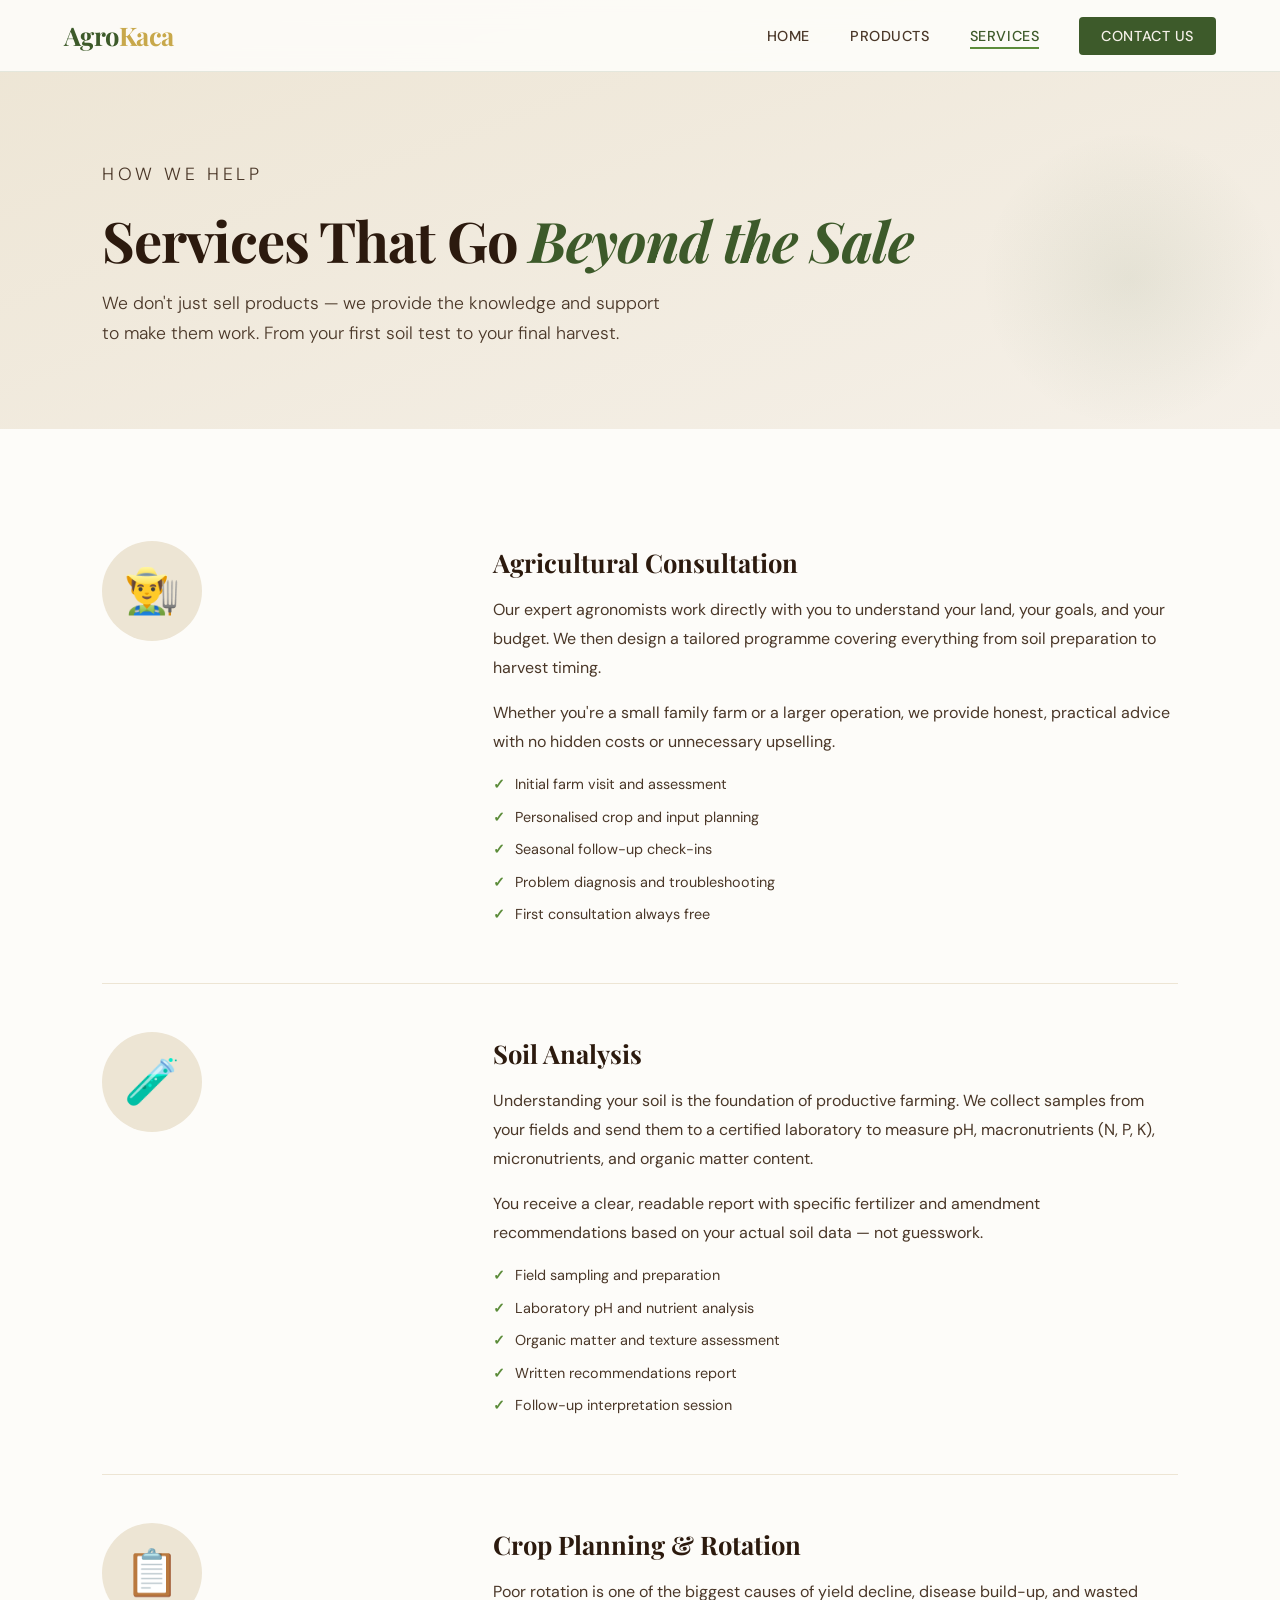
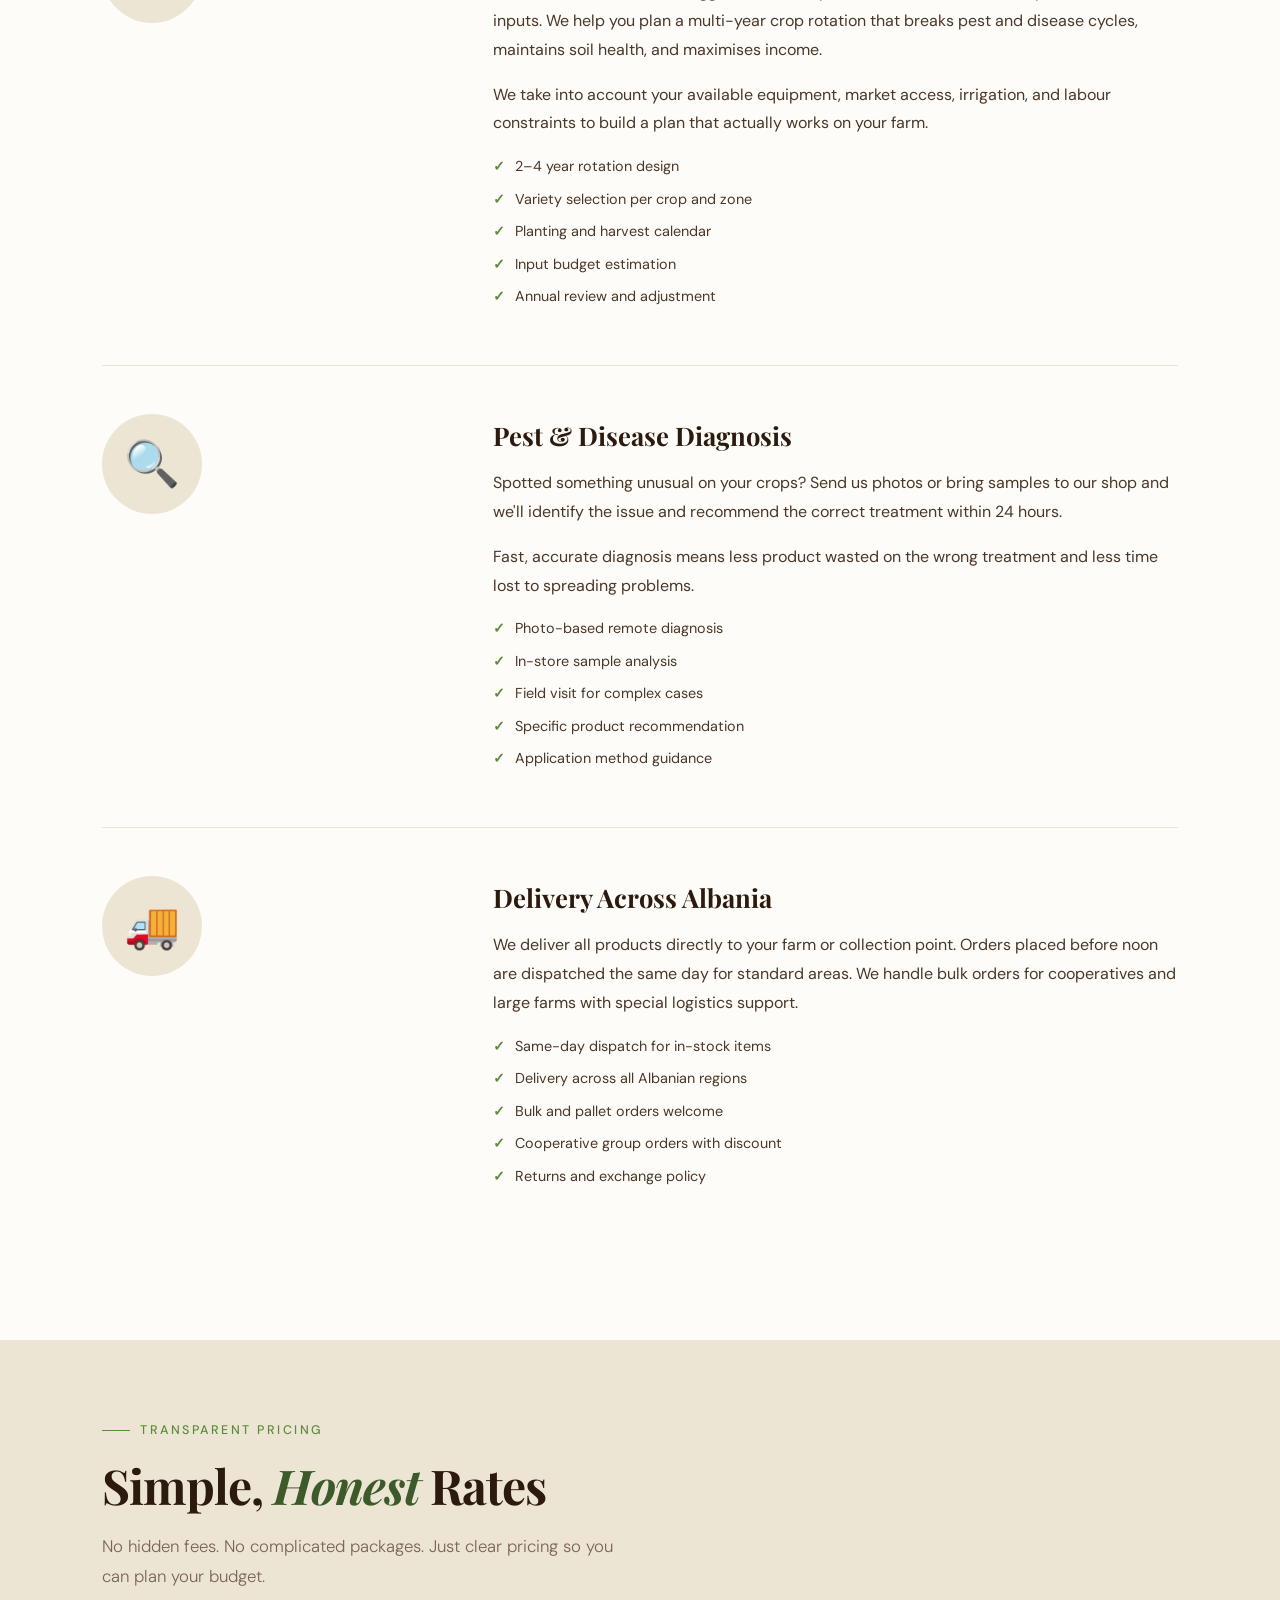
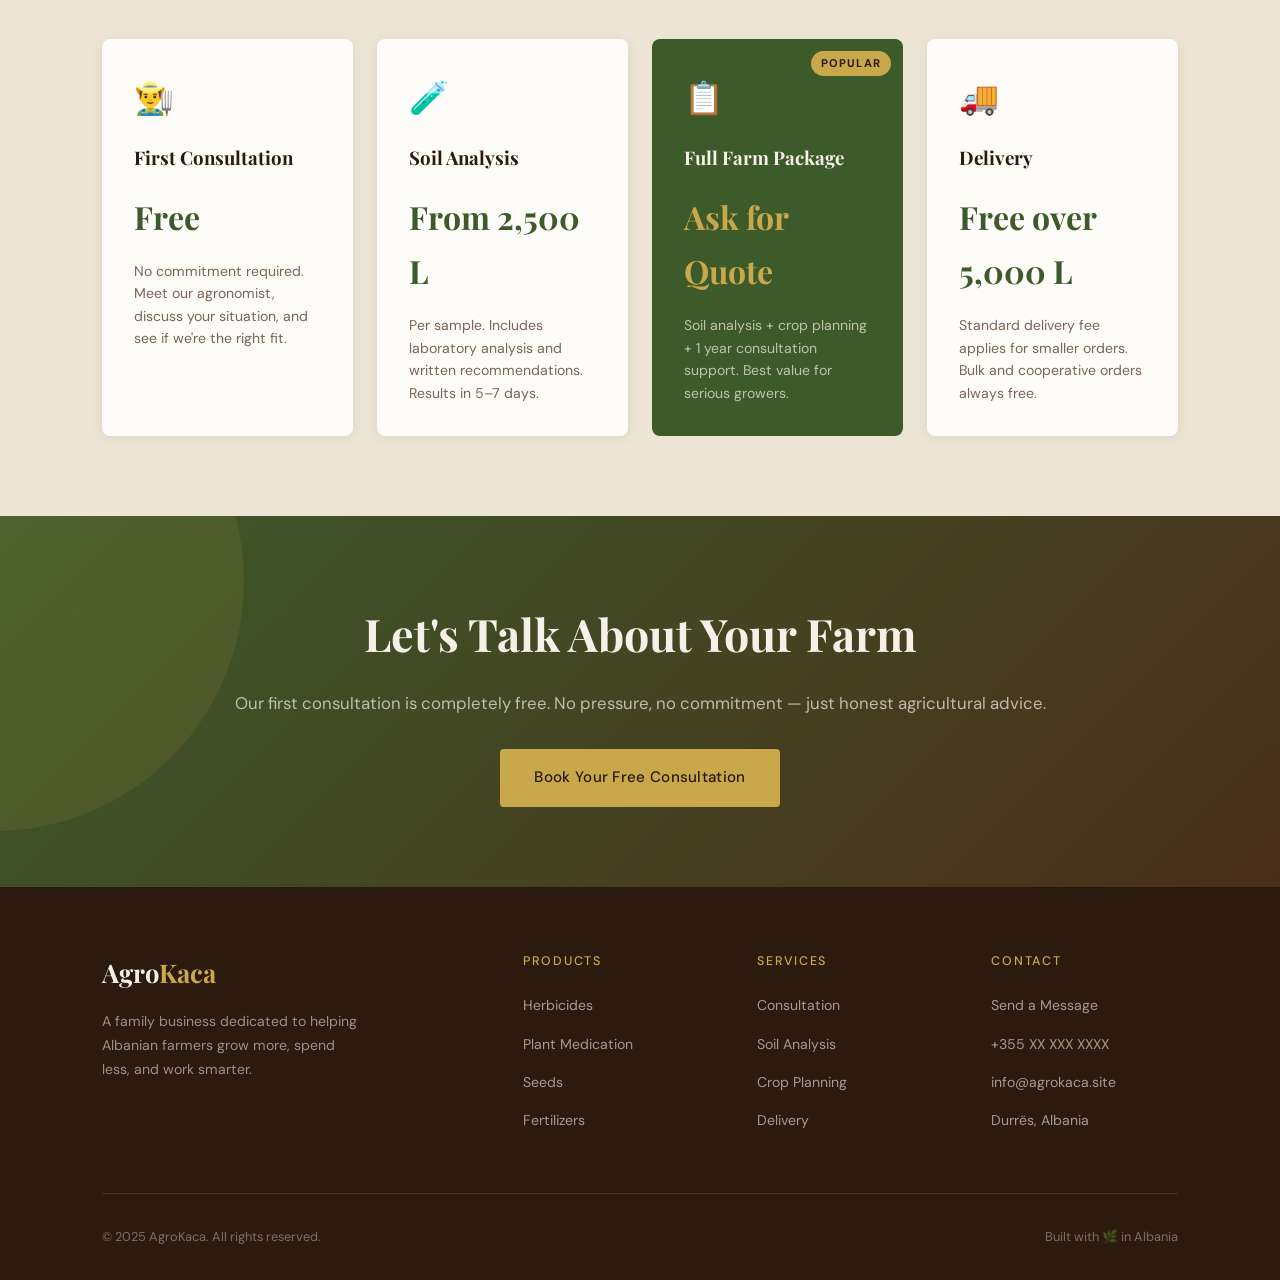
<file: pages/services.html>
<!DOCTYPE html>
<html lang="en">
<head>
  <meta charset="UTF-8" />
  <meta name="viewport" content="width=device-width, initial-scale=1.0" />
  <title>Services — AgroKaca</title>
  <meta name="description" content="AgroKaca offers expert agricultural consultation, soil analysis, crop planning, and delivery services across Albania." />
  <link rel="stylesheet" href="../css/style.css" />
  <link rel="icon" href="data:image/svg+xml,<svg xmlns='http://www.w3.org/2000/svg' viewBox='0 0 100 100'><text y='.9em' font-size='90'>🌿</text></svg>" />
</head>
<body>

  <!-- NAVBAR -->
  <nav>
    <a href="../index.html" class="nav-logo">Agro<span>Kaca</span></a>
    <ul class="nav-links">
      <li><a href="../index.html">Home</a></li>
      <li><a href="products.html">Products</a></li>
      <li><a href="services.html">Services</a></li>
      <li><a href="contact.html" class="nav-cta">Contact Us</a></li>
    </ul>
    <button class="hamburger" aria-label="Open menu">
      <span></span><span></span><span></span>
    </button>
  </nav>

  <!-- PAGE HEADER -->
  <div class="page-header">
    <p class="page-header-label">How We Help</p>
    <h1>Services That Go <em>Beyond the Sale</em></h1>
    <p>We don't just sell products — we provide the knowledge and support to make them work. From your first soil test to your final harvest.</p>
  </div>

  <!-- SERVICES DETAIL -->
  <div class="services-detail">

    <div class="service-full" id="consultation">
      <div>
        <div class="service-icon-big">👨‍🌾</div>
      </div>
      <div class="service-full-text">
        <h2>Agricultural Consultation</h2>
        <p>Our expert agronomists work directly with you to understand your land, your goals, and your budget. We then design a tailored programme covering everything from soil preparation to harvest timing.</p>
        <p>Whether you're a small family farm or a larger operation, we provide honest, practical advice with no hidden costs or unnecessary upselling.</p>
        <ul class="service-list">
          <li>Initial farm visit and assessment</li>
          <li>Personalised crop and input planning</li>
          <li>Seasonal follow-up check-ins</li>
          <li>Problem diagnosis and troubleshooting</li>
          <li>First consultation always free</li>
        </ul>
      </div>
    </div>

    <div class="service-full" id="soil">
      <div>
        <div class="service-icon-big">🧪</div>
      </div>
      <div class="service-full-text">
        <h2>Soil Analysis</h2>
        <p>Understanding your soil is the foundation of productive farming. We collect samples from your fields and send them to a certified laboratory to measure pH, macronutrients (N, P, K), micronutrients, and organic matter content.</p>
        <p>You receive a clear, readable report with specific fertilizer and amendment recommendations based on your actual soil data — not guesswork.</p>
        <ul class="service-list">
          <li>Field sampling and preparation</li>
          <li>Laboratory pH and nutrient analysis</li>
          <li>Organic matter and texture assessment</li>
          <li>Written recommendations report</li>
          <li>Follow-up interpretation session</li>
        </ul>
      </div>
    </div>

    <div class="service-full" id="planning">
      <div>
        <div class="service-icon-big">📋</div>
      </div>
      <div class="service-full-text">
        <h2>Crop Planning & Rotation</h2>
        <p>Poor rotation is one of the biggest causes of yield decline, disease build-up, and wasted inputs. We help you plan a multi-year crop rotation that breaks pest and disease cycles, maintains soil health, and maximises income.</p>
        <p>We take into account your available equipment, market access, irrigation, and labour constraints to build a plan that actually works on your farm.</p>
        <ul class="service-list">
          <li>2–4 year rotation design</li>
          <li>Variety selection per crop and zone</li>
          <li>Planting and harvest calendar</li>
          <li>Input budget estimation</li>
          <li>Annual review and adjustment</li>
        </ul>
      </div>
    </div>

    <div class="service-full" id="pest">
      <div>
        <div class="service-icon-big">🔍</div>
      </div>
      <div class="service-full-text">
        <h2>Pest & Disease Diagnosis</h2>
        <p>Spotted something unusual on your crops? Send us photos or bring samples to our shop and we'll identify the issue and recommend the correct treatment within 24 hours.</p>
        <p>Fast, accurate diagnosis means less product wasted on the wrong treatment and less time lost to spreading problems.</p>
        <ul class="service-list">
          <li>Photo-based remote diagnosis</li>
          <li>In-store sample analysis</li>
          <li>Field visit for complex cases</li>
          <li>Specific product recommendation</li>
          <li>Application method guidance</li>
        </ul>
      </div>
    </div>

    <div class="service-full" id="delivery">
      <div>
        <div class="service-icon-big">🚚</div>
      </div>
      <div class="service-full-text">
        <h2>Delivery Across Albania</h2>
        <p>We deliver all products directly to your farm or collection point. Orders placed before noon are dispatched the same day for standard areas. We handle bulk orders for cooperatives and large farms with special logistics support.</p>
        <ul class="service-list">
          <li>Same-day dispatch for in-stock items</li>
          <li>Delivery across all Albanian regions</li>
          <li>Bulk and pallet orders welcome</li>
          <li>Cooperative group orders with discount</li>
          <li>Returns and exchange policy</li>
        </ul>
      </div>
    </div>

  </div>

  <!-- PRICING SECTION -->
  <section style="background: var(--parchment); padding: 5rem 8%;">
    <p class="section-label fade-up">Transparent Pricing</p>
    <h2 class="section-title fade-up">Simple, <em>Honest</em> Rates</h2>
    <p class="section-sub fade-up" style="margin-bottom: 3rem;">No hidden fees. No complicated packages. Just clear pricing so you can plan your budget.</p>

    <div style="display: grid; grid-template-columns: repeat(auto-fit, minmax(240px, 1fr)); gap: 1.5rem;">

      <div class="fade-up" style="background: var(--white); border-radius: 8px; padding: 2rem; box-shadow: 0 2px 12px rgba(44,26,14,0.08);">
        <div style="font-size: 2rem; margin-bottom: 1rem;">👨‍🌾</div>
        <h3 style="font-family: 'Playfair Display', serif; color: var(--soil); margin-bottom: 0.5rem;">First Consultation</h3>
        <div style="font-size: 2rem; font-family: 'Playfair Display', serif; color: var(--moss); font-weight: 700; margin: 1rem 0;">Free</div>
        <p style="font-size: 0.88rem; color: var(--text-light); line-height: 1.6;">No commitment required. Meet our agronomist, discuss your situation, and see if we're the right fit.</p>
      </div>

      <div class="fade-up" style="background: var(--white); border-radius: 8px; padding: 2rem; box-shadow: 0 2px 12px rgba(44,26,14,0.08);">
        <div style="font-size: 2rem; margin-bottom: 1rem;">🧪</div>
        <h3 style="font-family: 'Playfair Display', serif; color: var(--soil); margin-bottom: 0.5rem;">Soil Analysis</h3>
        <div style="font-size: 2rem; font-family: 'Playfair Display', serif; color: var(--moss); font-weight: 700; margin: 1rem 0;">From 2,500 L</div>
        <p style="font-size: 0.88rem; color: var(--text-light); line-height: 1.6;">Per sample. Includes laboratory analysis and written recommendations. Results in 5–7 days.</p>
      </div>

      <div class="fade-up" style="background: var(--moss); border-radius: 8px; padding: 2rem; position: relative; overflow: hidden;">
        <div style="position: absolute; top: 12px; right: 12px; background: var(--wheat); color: var(--soil); font-size: 0.7rem; font-weight: 700; padding: 3px 10px; border-radius: 20px; text-transform: uppercase; letter-spacing: 0.1em;">Popular</div>
        <div style="font-size: 2rem; margin-bottom: 1rem;">📋</div>
        <h3 style="font-family: 'Playfair Display', serif; color: var(--cream); margin-bottom: 0.5rem;">Full Farm Package</h3>
        <div style="font-size: 2rem; font-family: 'Playfair Display', serif; color: var(--wheat); font-weight: 700; margin: 1rem 0;">Ask for Quote</div>
        <p style="font-size: 0.88rem; color: rgba(245,240,232,0.7); line-height: 1.6;">Soil analysis + crop planning + 1 year consultation support. Best value for serious growers.</p>
      </div>

      <div class="fade-up" style="background: var(--white); border-radius: 8px; padding: 2rem; box-shadow: 0 2px 12px rgba(44,26,14,0.08);">
        <div style="font-size: 2rem; margin-bottom: 1rem;">🚚</div>
        <h3 style="font-family: 'Playfair Display', serif; color: var(--soil); margin-bottom: 0.5rem;">Delivery</h3>
        <div style="font-size: 2rem; font-family: 'Playfair Display', serif; color: var(--moss); font-weight: 700; margin: 1rem 0;">Free over 5,000 L</div>
        <p style="font-size: 0.88rem; color: var(--text-light); line-height: 1.6;">Standard delivery fee applies for smaller orders. Bulk and cooperative orders always free.</p>
      </div>

    </div>
  </section>

  <!-- CTA -->
  <div class="cta-banner">
    <h2>Let's Talk About Your Farm</h2>
    <p>Our first consultation is completely free. No pressure, no commitment — just honest agricultural advice.</p>
    <a href="contact.html" class="btn-primary">Book Your Free Consultation</a>
  </div>

  <!-- FOOTER -->
  <footer>
    <div class="footer-grid">
      <div class="footer-brand">
        <span class="logo">Agro<span>Kaca</span></span>
        <p>A family business dedicated to helping Albanian farmers grow more, spend less, and work smarter.</p>
      </div>
      <div class="footer-col">
        <h4>Products</h4>
        <ul>
          <li><a href="products.html#herbicides">Herbicides</a></li>
          <li><a href="products.html#medication">Plant Medication</a></li>
          <li><a href="products.html#seeds">Seeds</a></li>
          <li><a href="products.html#fertilizers">Fertilizers</a></li>
        </ul>
      </div>
      <div class="footer-col">
        <h4>Services</h4>
        <ul>
          <li><a href="#consultation">Consultation</a></li>
          <li><a href="#soil">Soil Analysis</a></li>
          <li><a href="#planning">Crop Planning</a></li>
          <li><a href="#delivery">Delivery</a></li>
        </ul>
      </div>
      <div class="footer-col">
        <h4>Contact</h4>
        <ul>
          <li><a href="contact.html">Send a Message</a></li>
          <li><a href="tel:+355">+355 XX XXX XXXX</a></li>
          <li><a href="mailto:info@agrokaca.site">info@agrokaca.site</a></li>
          <li><a href="#">Durrës, Albania</a></li>
        </ul>
      </div>
    </div>
    <div class="footer-bottom">
      <span>© 2025 AgroKaca. All rights reserved.</span>
      <span>Built with 🌿 in Albania</span>
    </div>
  </footer>

  <script src="../js/main.js"></script>
</body>
</html>
</file>
<file: css/style.css>
@import url('https://fonts.googleapis.com/css2?family=Playfair+Display:ital,wght@0,400;0,600;0,700;1,400&family=DM+Sans:wght@300;400;500&display=swap');

:root {
  --soil: #2C1A0E;
  --bark: #4A2E1A;
  --moss: #3D5A2A;
  --leaf: #5C8C3A;
  --sprout: #8BBF5A;
  --wheat: #C8A84B;
  --cream: #F5F0E8;
  --parchment: #EDE5D4;
  --white: #FDFCF9;
  --text-dark: #1C1409;
  --text-mid: #4A3728;
  --text-light: #7A6555;
  --shadow: rgba(44, 26, 14, 0.12);
  --shadow-deep: rgba(44, 26, 14, 0.25);
}

*, *::before, *::after { box-sizing: border-box; margin: 0; padding: 0; }

html { scroll-behavior: smooth; }

body {
  font-family: 'DM Sans', sans-serif;
  background: var(--white);
  color: var(--text-dark);
  line-height: 1.7;
  font-weight: 400;
}

/* ── NAVBAR ─────────────────────────────────── */
nav {
  position: fixed;
  top: 0; left: 0; right: 0;
  z-index: 100;
  padding: 0 5%;
  display: flex;
  align-items: center;
  justify-content: space-between;
  height: 72px;
  background: rgba(253, 252, 249, 0.92);
  backdrop-filter: blur(12px);
  border-bottom: 1px solid rgba(61, 90, 42, 0.12);
  transition: box-shadow 0.3s;
}
nav.scrolled { box-shadow: 0 4px 24px var(--shadow); }

.nav-logo {
  font-family: 'Playfair Display', serif;
  font-size: 1.6rem;
  font-weight: 700;
  color: var(--moss);
  text-decoration: none;
  letter-spacing: -0.02em;
}
.nav-logo span { color: var(--wheat); }

.nav-links {
  display: flex;
  gap: 2.5rem;
  list-style: none;
}
.nav-links a {
  text-decoration: none;
  font-size: 0.9rem;
  font-weight: 500;
  color: var(--text-mid);
  letter-spacing: 0.04em;
  text-transform: uppercase;
  transition: color 0.2s;
  position: relative;
}
.nav-links a::after {
  content: '';
  position: absolute;
  bottom: -4px; left: 0;
  width: 0; height: 2px;
  background: var(--leaf);
  transition: width 0.3s;
}
.nav-links a:hover { color: var(--moss); }
.nav-links a:hover::after, .nav-links a.active::after { width: 100%; }
.nav-links a.active { color: var(--moss); }

.nav-cta {
  background: var(--moss);
  color: var(--cream) !important;
  padding: 10px 22px;
  border-radius: 4px;
  transition: background 0.2s !important;
}
.nav-cta::after { display: none !important; }
.nav-cta:hover { background: var(--bark) !important; color: var(--cream) !important; }

.hamburger {
  display: none;
  flex-direction: column;
  gap: 5px;
  cursor: pointer;
  background: none;
  border: none;
  padding: 6px;
}
.hamburger span {
  display: block;
  width: 24px; height: 2px;
  background: var(--moss);
  transition: all 0.3s;
}

/* ── HERO ───────────────────────────────────── */
.hero {
  min-height: 100vh;
  display: grid;
  grid-template-columns: 1fr 1fr;
  align-items: center;
  padding-top: 72px;
  overflow: hidden;
}

.hero-text {
  padding: 6rem 5% 6rem 8%;
}

.hero-eyebrow {
  font-size: 0.8rem;
  font-weight: 500;
  letter-spacing: 0.18em;
  text-transform: uppercase;
  color: var(--leaf);
  margin-bottom: 1.2rem;
  display: flex;
  align-items: center;
  gap: 10px;
}
.hero-eyebrow::before {
  content: '';
  display: block;
  width: 32px; height: 1px;
  background: var(--leaf);
}

.hero h1 {
  font-family: 'Playfair Display', serif;
  font-size: clamp(2.6rem, 5vw, 4rem);
  font-weight: 700;
  line-height: 1.15;
  color: var(--soil);
  margin-bottom: 1.5rem;
  letter-spacing: -0.02em;
}
.hero h1 em {
  font-style: italic;
  color: var(--moss);
}

.hero p {
  font-size: 1.1rem;
  color: var(--text-mid);
  max-width: 480px;
  margin-bottom: 2.5rem;
  line-height: 1.8;
  font-weight: 300;
}

.btn-group { display: flex; gap: 1rem; flex-wrap: wrap; }

.btn-primary {
  display: inline-block;
  background: var(--moss);
  color: var(--cream);
  padding: 14px 32px;
  border-radius: 4px;
  text-decoration: none;
  font-weight: 500;
  font-size: 0.95rem;
  letter-spacing: 0.02em;
  transition: background 0.25s, transform 0.2s;
  border: 2px solid var(--moss);
}
.btn-primary:hover { background: var(--bark); border-color: var(--bark); transform: translateY(-1px); }

.btn-secondary {
  display: inline-block;
  background: transparent;
  color: var(--moss);
  padding: 14px 32px;
  border-radius: 4px;
  text-decoration: none;
  font-weight: 500;
  font-size: 0.95rem;
  letter-spacing: 0.02em;
  transition: all 0.25s;
  border: 2px solid var(--moss);
}
.btn-secondary:hover { background: var(--moss); color: var(--cream); transform: translateY(-1px); }

.hero-visual {
  position: relative;
  height: 100vh;
  background: var(--moss);
  overflow: hidden;
}

.hero-visual-bg {
  position: absolute;
  inset: 0;
  background:
    radial-gradient(ellipse at 30% 60%, rgba(92,140,58,0.6) 0%, transparent 60%),
    radial-gradient(ellipse at 80% 20%, rgba(200,168,75,0.3) 0%, transparent 50%),
    var(--bark);
}

.hero-leaves {
  position: absolute;
  inset: 0;
  overflow: hidden;
}

.leaf-shape {
  position: absolute;
  border-radius: 50% 0 50% 0;
  opacity: 0.15;
  animation: sway 6s ease-in-out infinite;
}
.leaf-shape:nth-child(1) { width:180px; height:280px; background:var(--sprout); top:10%; left:15%; animation-delay:0s; transform:rotate(-20deg); }
.leaf-shape:nth-child(2) { width:120px; height:200px; background:var(--leaf); top:40%; left:60%; animation-delay:1.5s; transform:rotate(35deg); }
.leaf-shape:nth-child(3) { width:200px; height:320px; background:var(--wheat); top:55%; left:5%; animation-delay:3s; transform:rotate(15deg); opacity:0.1; }
.leaf-shape:nth-child(4) { width:100px; height:160px; background:var(--sprout); top:5%; left:70%; animation-delay:2s; transform:rotate(-45deg); }
.leaf-shape:nth-child(5) { width:150px; height:240px; background:var(--leaf); top:70%; left:45%; animation-delay:4s; transform:rotate(25deg); }

@keyframes sway {
  0%, 100% { transform: rotate(var(--r, -20deg)) translateY(0); }
  50% { transform: rotate(var(--r, -20deg)) translateY(-12px); }
}

.hero-badge {
  position: absolute;
  bottom: 15%;
  right: 8%;
  background: var(--wheat);
  color: var(--soil);
  width: 120px; height: 120px;
  border-radius: 50%;
  display: flex;
  flex-direction: column;
  align-items: center;
  justify-content: center;
  text-align: center;
  font-family: 'Playfair Display', serif;
  animation: spin-slow 20s linear infinite;
  box-shadow: 0 8px 32px rgba(0,0,0,0.3);
}
.hero-badge .big { font-size: 2rem; font-weight: 700; line-height: 1; }
.hero-badge .small { font-size: 0.6rem; letter-spacing: 0.12em; text-transform: uppercase; font-family: 'DM Sans', sans-serif; font-weight: 500; }

@keyframes spin-slow { from { transform: rotate(0deg); } to { transform: rotate(360deg); } }

.hero-stat-bar {
  position: absolute;
  bottom: 0; left: 0; right: 0;
  background: rgba(44, 26, 14, 0.7);
  backdrop-filter: blur(8px);
  padding: 20px 8%;
  display: flex;
  gap: 3rem;
}
.hero-stat { text-align: center; }
.hero-stat .num {
  font-family: 'Playfair Display', serif;
  font-size: 1.8rem;
  font-weight: 700;
  color: var(--wheat);
  display: block;
}
.hero-stat .label {
  font-size: 0.72rem;
  color: rgba(245,240,232,0.7);
  text-transform: uppercase;
  letter-spacing: 0.1em;
  font-weight: 500;
}

/* ── SECTION SCAFFOLDING ─────────────────────── */
section { padding: 6rem 5%; }

.section-label {
  font-size: 0.78rem;
  font-weight: 500;
  letter-spacing: 0.2em;
  text-transform: uppercase;
  color: var(--leaf);
  margin-bottom: 1rem;
  display: flex;
  align-items: center;
  gap: 10px;
}
.section-label::before {
  content: '';
  display: block;
  width: 28px; height: 1px;
  background: var(--leaf);
}

.section-title {
  font-family: 'Playfair Display', serif;
  font-size: clamp(2rem, 4vw, 3rem);
  font-weight: 700;
  color: var(--soil);
  line-height: 1.2;
  letter-spacing: -0.02em;
  margin-bottom: 1rem;
}
.section-title em { font-style: italic; color: var(--moss); }

.section-sub {
  font-size: 1.05rem;
  color: var(--text-light);
  max-width: 540px;
  line-height: 1.8;
  font-weight: 300;
}

/* ── PRODUCT CARDS ───────────────────────────── */
.products-section { background: var(--parchment); }

.products-grid {
  display: grid;
  grid-template-columns: repeat(auto-fit, minmax(260px, 1fr));
  gap: 2rem;
  margin-top: 3.5rem;
}

.product-card {
  background: var(--white);
  border-radius: 8px;
  overflow: hidden;
  box-shadow: 0 2px 12px var(--shadow);
  transition: transform 0.3s, box-shadow 0.3s;
  text-decoration: none;
  color: inherit;
  display: block;
}
.product-card:hover { transform: translateY(-6px); box-shadow: 0 12px 40px var(--shadow-deep); }

.card-visual {
  height: 180px;
  display: flex;
  align-items: center;
  justify-content: center;
  font-size: 4rem;
  position: relative;
  overflow: hidden;
}
.card-visual.green { background: linear-gradient(135deg, #3D5A2A 0%, #5C8C3A 100%); }
.card-visual.wheat { background: linear-gradient(135deg, #8B6914 0%, #C8A84B 100%); }
.card-visual.blue  { background: linear-gradient(135deg, #1A3A5C 0%, #2D6B9E 100%); }
.card-visual.earth { background: linear-gradient(135deg, #4A2E1A 0%, #7A5A3A 100%); }

.card-icon { position: relative; z-index: 1; filter: drop-shadow(0 2px 8px rgba(0,0,0,0.3)); }

.card-body { padding: 1.5rem; }
.card-tag {
  display: inline-block;
  font-size: 0.7rem;
  font-weight: 500;
  letter-spacing: 0.12em;
  text-transform: uppercase;
  color: var(--leaf);
  background: rgba(61, 90, 42, 0.1);
  padding: 3px 10px;
  border-radius: 20px;
  margin-bottom: 0.75rem;
}
.card-body h3 {
  font-family: 'Playfair Display', serif;
  font-size: 1.3rem;
  font-weight: 600;
  color: var(--soil);
  margin-bottom: 0.5rem;
}
.card-body p {
  font-size: 0.9rem;
  color: var(--text-light);
  line-height: 1.6;
  margin-bottom: 1rem;
}
.card-link {
  font-size: 0.85rem;
  font-weight: 500;
  color: var(--moss);
  text-decoration: none;
  display: flex;
  align-items: center;
  gap: 6px;
  transition: gap 0.2s;
}
.card-link::after { content: '→'; }
.product-card:hover .card-link { gap: 10px; }

/* ── SERVICES STRIP ──────────────────────────── */
.services-strip {
  background: var(--soil);
  color: var(--cream);
  padding: 5rem 5%;
}
.services-strip .section-label { color: var(--sprout); }
.services-strip .section-label::before { background: var(--sprout); }
.services-strip .section-title { color: var(--cream); }
.services-strip .section-title em { color: var(--wheat); }
.services-strip .section-sub { color: rgba(245,240,232,0.65); }

.services-grid {
  display: grid;
  grid-template-columns: repeat(auto-fit, minmax(220px, 1fr));
  gap: 2rem;
  margin-top: 3rem;
}

.service-item {
  padding: 2rem;
  border: 1px solid rgba(255,255,255,0.1);
  border-radius: 8px;
  transition: border-color 0.3s, background 0.3s;
}
.service-item:hover { border-color: var(--wheat); background: rgba(200,168,75,0.06); }

.service-icon { font-size: 2.2rem; margin-bottom: 1rem; display: block; }
.service-item h3 {
  font-family: 'Playfair Display', serif;
  font-size: 1.2rem;
  color: var(--cream);
  margin-bottom: 0.5rem;
}
.service-item p { font-size: 0.88rem; color: rgba(245,240,232,0.6); line-height: 1.7; }

/* ── WHY US ──────────────────────────────────── */
.why-us {
  display: grid;
  grid-template-columns: 1fr 1fr;
  gap: 5rem;
  align-items: center;
  padding: 6rem 8%;
}

.why-us-visual {
  position: relative;
  padding: 3rem;
}
.why-us-bg {
  position: absolute;
  inset: 0;
  background: var(--parchment);
  border-radius: 12px;
  transform: rotate(-2deg);
}
.why-us-content-box {
  position: relative;
  background: var(--white);
  border-radius: 8px;
  padding: 2.5rem;
  box-shadow: 0 8px 40px var(--shadow-deep);
}
.why-badge {
  display: inline-flex;
  align-items: center;
  gap: 8px;
  background: var(--moss);
  color: var(--cream);
  padding: 6px 16px;
  border-radius: 20px;
  font-size: 0.8rem;
  font-weight: 500;
  margin-bottom: 1.5rem;
}
.why-quote {
  font-family: 'Playfair Display', serif;
  font-size: 1.3rem;
  font-style: italic;
  color: var(--soil);
  line-height: 1.6;
  margin-bottom: 1.5rem;
}
.why-author {
  font-size: 0.85rem;
  color: var(--text-light);
  font-weight: 500;
}
.why-stats {
  display: flex;
  gap: 2rem;
  margin-top: 2rem;
  padding-top: 2rem;
  border-top: 1px solid var(--parchment);
}
.why-stat .n {
  font-family: 'Playfair Display', serif;
  font-size: 2rem;
  font-weight: 700;
  color: var(--moss);
  display: block;
}
.why-stat .l { font-size: 0.78rem; color: var(--text-light); text-transform: uppercase; letter-spacing: 0.08em; }

.reasons-list { list-style: none; margin-top: 2.5rem; }
.reasons-list li {
  display: flex;
  gap: 1.2rem;
  margin-bottom: 1.8rem;
  align-items: flex-start;
}
.reason-num {
  font-family: 'Playfair Display', serif;
  font-size: 1.6rem;
  font-weight: 700;
  color: var(--parchment);
  line-height: 1;
  min-width: 2.5rem;
  padding-top: 2px;
}
.reason-text h4 { font-size: 1rem; font-weight: 500; color: var(--soil); margin-bottom: 0.3rem; }
.reason-text p { font-size: 0.88rem; color: var(--text-light); line-height: 1.6; }

/* ── CTA BANNER ──────────────────────────────── */
.cta-banner {
  background: linear-gradient(135deg, var(--moss) 0%, var(--bark) 100%);
  padding: 5rem 8%;
  text-align: center;
  position: relative;
  overflow: hidden;
}
.cta-banner::before {
  content: '';
  position: absolute;
  top: -50%; left: -20%;
  width: 500px; height: 500px;
  border-radius: 50%;
  background: rgba(200,168,75,0.1);
}
.cta-banner h2 {
  font-family: 'Playfair Display', serif;
  font-size: clamp(1.8rem, 3.5vw, 2.8rem);
  color: var(--cream);
  margin-bottom: 1rem;
  position: relative;
}
.cta-banner p { color: rgba(245,240,232,0.7); margin-bottom: 2rem; font-size: 1.05rem; position: relative; }
.cta-banner .btn-primary {
  background: var(--wheat);
  color: var(--soil);
  border-color: var(--wheat);
  position: relative;
}
.cta-banner .btn-primary:hover { background: #e0bc58; border-color: #e0bc58; }

/* ── FOOTER ──────────────────────────────────── */
footer {
  background: var(--soil);
  color: var(--cream);
  padding: 4rem 8% 2rem;
}
.footer-grid {
  display: grid;
  grid-template-columns: 2fr 1fr 1fr 1fr;
  gap: 3rem;
  padding-bottom: 3rem;
  border-bottom: 1px solid rgba(255,255,255,0.1);
  margin-bottom: 2rem;
}
.footer-brand .logo {
  font-family: 'Playfair Display', serif;
  font-size: 1.6rem;
  font-weight: 700;
  color: var(--cream);
  display: block;
  margin-bottom: 1rem;
}
.footer-brand .logo span { color: var(--wheat); }
.footer-brand p { font-size: 0.88rem; color: rgba(245,240,232,0.55); line-height: 1.7; max-width: 260px; }
.footer-col h4 { font-size: 0.78rem; font-weight: 500; text-transform: uppercase; letter-spacing: 0.14em; color: var(--wheat); margin-bottom: 1.2rem; }
.footer-col ul { list-style: none; }
.footer-col li { margin-bottom: 0.7rem; }
.footer-col a { font-size: 0.88rem; color: rgba(245,240,232,0.6); text-decoration: none; transition: color 0.2s; }
.footer-col a:hover { color: var(--cream); }
.footer-bottom { display: flex; justify-content: space-between; align-items: center; font-size: 0.8rem; color: rgba(245,240,232,0.4); }

/* ── PAGE HEADER ─────────────────────────────── */
.page-header {
  padding: 10rem 8% 5rem;
  background: linear-gradient(160deg, var(--parchment) 0%, var(--cream) 100%);
  position: relative;
  overflow: hidden;
}
.page-header::after {
  content: '';
  position: absolute;
  bottom: 0; right: 0;
  width: 300px; height: 300px;
  background: radial-gradient(circle, rgba(61,90,42,0.08) 0%, transparent 70%);
}
.page-header-label { font-size: 0.78rem; font-weight: 500; letter-spacing: 0.2em; text-transform: uppercase; color: var(--leaf); margin-bottom: 1rem; }
.page-header h1 {
  font-family: 'Playfair Display', serif;
  font-size: clamp(2.2rem, 5vw, 3.5rem);
  font-weight: 700;
  color: var(--soil);
  line-height: 1.2;
  letter-spacing: -0.02em;
  margin-bottom: 1rem;
}
.page-header h1 em { font-style: italic; color: var(--moss); }
.page-header p { font-size: 1.1rem; color: var(--text-mid); max-width: 560px; font-weight: 300; }

/* ── PRODUCTS PAGE ───────────────────────────── */
.filter-bar {
  display: flex;
  gap: 0.75rem;
  flex-wrap: wrap;
  margin-bottom: 3rem;
  padding: 0 8%;
}
.filter-btn {
  padding: 8px 20px;
  border-radius: 20px;
  border: 1.5px solid var(--parchment);
  background: transparent;
  color: var(--text-mid);
  font-family: 'DM Sans', sans-serif;
  font-size: 0.85rem;
  font-weight: 500;
  cursor: pointer;
  transition: all 0.2s;
}
.filter-btn:hover, .filter-btn.active { background: var(--moss); color: var(--cream); border-color: var(--moss); }

.products-full-grid {
  display: grid;
  grid-template-columns: repeat(auto-fill, minmax(280px, 1fr));
  gap: 2rem;
  padding: 0 8% 6rem;
}

.product-full-card {
  background: var(--white);
  border: 1px solid var(--parchment);
  border-radius: 8px;
  overflow: hidden;
  transition: transform 0.3s, box-shadow 0.3s;
}
.product-full-card:hover { transform: translateY(-4px); box-shadow: 0 12px 40px var(--shadow); }
.product-img-area {
  height: 200px;
  display: flex;
  align-items: center;
  justify-content: center;
  font-size: 5rem;
}
.product-img-area.green { background: linear-gradient(135deg,#3D5A2A,#5C8C3A); }
.product-img-area.wheat { background: linear-gradient(135deg,#8B6914,#C8A84B); }
.product-img-area.blue  { background: linear-gradient(135deg,#1A3A5C,#2D6B9E); }
.product-img-area.earth { background: linear-gradient(135deg,#4A2E1A,#7A5A3A); }
.product-img-area.teal  { background: linear-gradient(135deg,#1A4A3A,#2D8B6E); }
.product-img-area.red   { background: linear-gradient(135deg,#4A1A1A,#8B3A2A); }

.product-full-card .card-body { padding: 1.4rem; }
.product-full-card h3 { font-family: 'Playfair Display', serif; font-size: 1.2rem; color: var(--soil); margin: 0.5rem 0 0.4rem; }
.product-full-card p { font-size: 0.875rem; color: var(--text-light); line-height: 1.6; }

/* ── SERVICES PAGE ───────────────────────────── */
.services-detail { padding: 4rem 8% 6rem; }

.service-full {
  display: grid;
  grid-template-columns: 1fr 2fr;
  gap: 3rem;
  align-items: start;
  padding: 3rem 0;
  border-bottom: 1px solid var(--parchment);
}
.service-full:last-child { border-bottom: none; }
.service-icon-big {
  width: 100px; height: 100px;
  background: var(--parchment);
  border-radius: 50%;
  display: flex;
  align-items: center;
  justify-content: center;
  font-size: 2.8rem;
}
.service-full-text h2 { font-family: 'Playfair Display', serif; font-size: 1.6rem; color: var(--soil); margin-bottom: 0.75rem; }
.service-full-text p { color: var(--text-mid); line-height: 1.8; margin-bottom: 1rem; }
.service-list { list-style: none; margin-top: 1rem; }
.service-list li {
  display: flex;
  align-items: center;
  gap: 10px;
  font-size: 0.9rem;
  color: var(--text-mid);
  margin-bottom: 0.5rem;
}
.service-list li::before { content: '✓'; color: var(--leaf); font-weight: 700; }

/* ── CONTACT PAGE ────────────────────────────── */
.contact-layout {
  display: grid;
  grid-template-columns: 1fr 1.4fr;
  gap: 4rem;
  padding: 4rem 8% 6rem;
  align-items: start;
}

.contact-info h2 { font-family: 'Playfair Display', serif; font-size: 1.8rem; color: var(--soil); margin-bottom: 1rem; }
.contact-info p { color: var(--text-mid); line-height: 1.8; font-weight: 300; margin-bottom: 2rem; }

.contact-detail {
  display: flex;
  gap: 1rem;
  align-items: flex-start;
  margin-bottom: 1.5rem;
}
.contact-detail-icon {
  width: 44px; height: 44px;
  background: var(--parchment);
  border-radius: 8px;
  display: flex;
  align-items: center;
  justify-content: center;
  font-size: 1.3rem;
  flex-shrink: 0;
}
.contact-detail h4 { font-size: 0.8rem; text-transform: uppercase; letter-spacing: 0.1em; color: var(--leaf); margin-bottom: 0.2rem; }
.contact-detail p { font-size: 0.9rem; color: var(--text-mid); margin: 0; }

.contact-form {
  background: var(--parchment);
  padding: 3rem;
  border-radius: 12px;
}
.contact-form h3 { font-family: 'Playfair Display', serif; font-size: 1.5rem; color: var(--soil); margin-bottom: 0.5rem; }
.contact-form .form-sub { font-size: 0.9rem; color: var(--text-light); margin-bottom: 2rem; }

.form-group { margin-bottom: 1.4rem; }
.form-group label { display: block; font-size: 0.82rem; font-weight: 500; color: var(--text-mid); margin-bottom: 0.5rem; text-transform: uppercase; letter-spacing: 0.06em; }
.form-group input,
.form-group select,
.form-group textarea {
  width: 100%;
  padding: 12px 16px;
  background: var(--white);
  border: 1.5px solid transparent;
  border-radius: 6px;
  font-family: 'DM Sans', sans-serif;
  font-size: 0.95rem;
  color: var(--text-dark);
  transition: border-color 0.2s;
  outline: none;
}
.form-group input:focus,
.form-group select:focus,
.form-group textarea:focus { border-color: var(--moss); }
.form-group textarea { min-height: 120px; resize: vertical; }

.form-row { display: grid; grid-template-columns: 1fr 1fr; gap: 1rem; }

.submit-btn {
  width: 100%;
  padding: 14px;
  background: var(--moss);
  color: var(--cream);
  border: none;
  border-radius: 6px;
  font-family: 'DM Sans', sans-serif;
  font-size: 1rem;
  font-weight: 500;
  cursor: pointer;
  transition: background 0.2s, transform 0.2s;
  letter-spacing: 0.02em;
  margin-top: 0.5rem;
}
.submit-btn:hover { background: var(--bark); transform: translateY(-1px); }

/* ── ANIMATIONS ──────────────────────────────── */
.fade-up {
  opacity: 0;
  transform: translateY(30px);
  transition: opacity 0.6s ease, transform 0.6s ease;
}
.fade-up.visible {
  opacity: 1;
  transform: translateY(0);
}

/* ── RESPONSIVE ──────────────────────────────── */
@media (max-width: 900px) {
  .hero { grid-template-columns: 1fr; }
  .hero-visual { height: 360px; }
  .why-us { grid-template-columns: 1fr; padding: 5rem 5%; }
  .footer-grid { grid-template-columns: 1fr 1fr; }
  .contact-layout { grid-template-columns: 1fr; }
  .service-full { grid-template-columns: 1fr; }
}

@media (max-width: 640px) {
  .nav-links { display: none; }
  .nav-links.open { display: flex; flex-direction: column; position: fixed; top: 72px; left: 0; right: 0; background: var(--white); padding: 1.5rem 5%; box-shadow: 0 8px 24px var(--shadow); gap: 1.5rem; }
  .hamburger { display: flex; }
  .footer-grid { grid-template-columns: 1fr; }
  .form-row { grid-template-columns: 1fr; }
  .hero-text { padding: 4rem 5%; }
  .hero-stat-bar { flex-wrap: wrap; gap: 1.5rem; }
}
</file>
